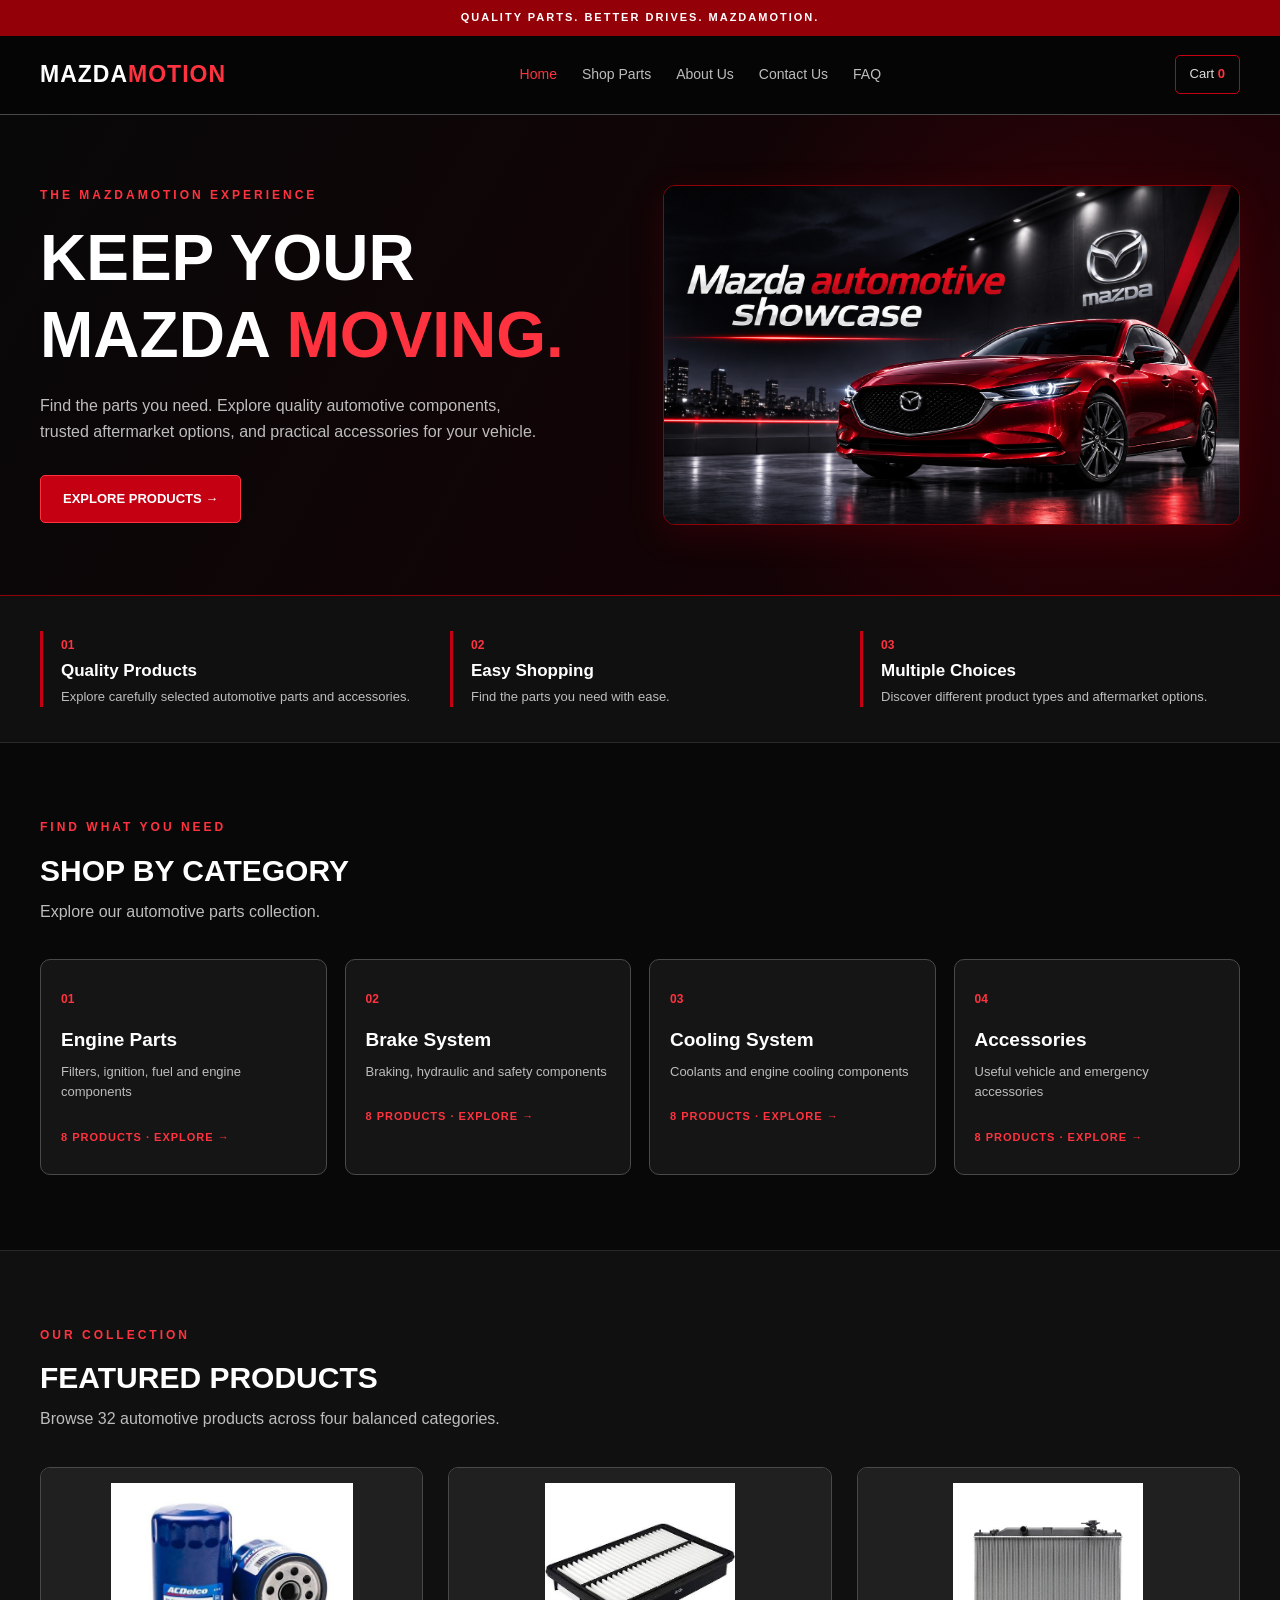
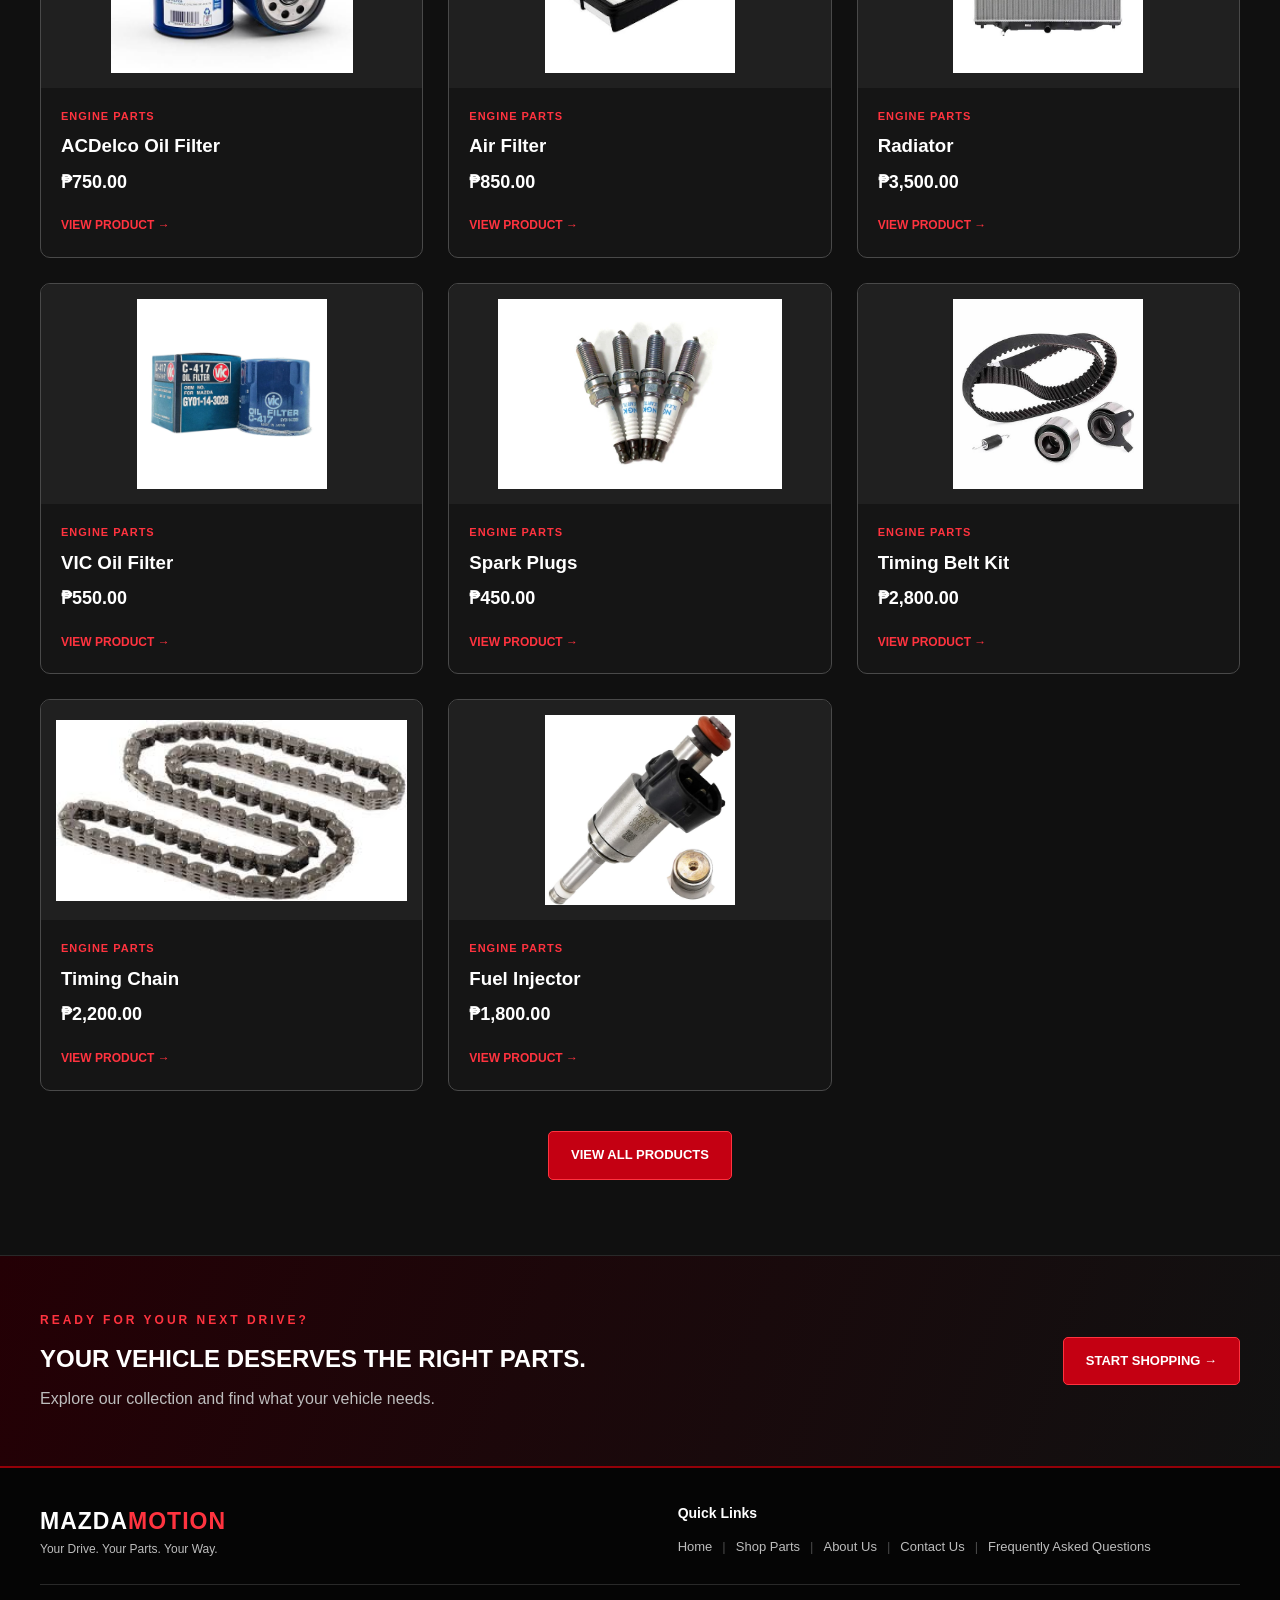
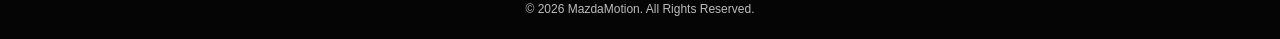
<file: index.html>
<!DOCTYPE html>
<html lang="en">
<head>
    <meta charset="UTF-8">
    <meta name="viewport" content="width=device-width, initial-scale=1.0">

    <meta name="description"
        content="Discover quality automotive replacement parts and accessories at MazdaMotion.">

    <title>MazdaMotion | Automotive Parts & Accessories</title>

    <link rel="stylesheet" href="Styles.css">
</head>

<body>

    <div class="announcement">
        QUALITY PARTS. BETTER DRIVES. MAZDAMOTION.
    </div>

    <header class="site-header">
        <div class="container header-content">
            <a href="index.html" class="logo">
                MAZDA<span>MOTION</span>
            </a>

            <nav class="main-nav" id="mainNav">
                <a href="index.html" class="active">Home</a>
                <a href="Products.html">Shop Parts</a>
                <a href="About.html">About Us</a>
                <a href="Contact Us.html">Contact Us</a>
                <a href="Faq.html">FAQ</a>
            </nav>

            <div class="header-actions">
                <a href="Cart.html" class="cart-link">
                    Cart <span id="cartCount">0</span>
                </a>

                <button
                    class="menu-toggle"
                    id="menuToggle"
                    aria-label="Toggle navigation"
                    aria-expanded="false">
                    ☰
                </button>
            </div>
        </div>
    </header>

    <main>

        <section class="hero">
            <div class="container hero-content">
                <div class="hero-copy">
                    <p class="eyebrow">
                        THE MAZDAMOTION EXPERIENCE
                    </p>

                    <h1>
                        KEEP YOUR MAZDA <span>MOVING.</span>
                    </h1>

                    <p>
                        Find the parts you need. Explore quality automotive
                        components, trusted aftermarket options, and practical
                        accessories for your vehicle.
                    </p>

                    <a href="Products.html" class="button">
                        EXPLORE PRODUCTS →
                    </a>
                </div>

                <div class="hero-visual">
                    <img
                        src="Images/Hero-Mazda.jpg"
                        alt="Mazda automotive showcase"
                        onerror="console.error('Hero image not found:', this.src)">
                </div>
            </div>
        </section>

        <section class="benefits">
            <div class="container benefits-grid">
                <div>
                    <span>01</span>
                    <h3>Quality Products</h3>
                    <p>
                        Explore carefully selected automotive parts
                        and accessories.
                    </p>
                </div>

                <div>
                    <span>02</span>
                    <h3>Easy Shopping</h3>
                    <p>
                        Find the parts you need with ease.
                    </p>
                </div>

                <div>
                    <span>03</span>
                    <h3>Multiple Choices</h3>
                    <p>
                        Discover different product types
                        and aftermarket options.
                    </p>
                </div>
            </div>
        </section>

        <section class="section">
            <div class="container">
                <div class="section-heading">
                    <p class="eyebrow">
                        FIND WHAT YOU NEED
                    </p>

                    <h2>SHOP BY CATEGORY</h2>

                    <p>
                        Explore our automotive parts collection.
                    </p>
                </div>

                <div class="category-grid">
                    <a href="Products.html" class="category-card">
                        <span>01</span>
                        <h3>Engine Parts</h3>
                        <p>
                            Filters, ignition, fuel and engine components
                        </p>
                        <b>8 PRODUCTS · EXPLORE →</b>
                    </a>

                    <a href="Products.html" class="category-card">
                        <span>02</span>
                        <h3>Brake System</h3>
                        <p>
                            Braking, hydraulic and safety components
                        </p>
                        <b>8 PRODUCTS · EXPLORE →</b>
                    </a>

                    <a href="Products.html" class="category-card">
                        <span>03</span>
                        <h3>Cooling System</h3>
                        <p>
                            Coolants and engine cooling components
                        </p>
                        <b>8 PRODUCTS · EXPLORE →</b>
                    </a>

                    <a href="Products.html" class="category-card">
                        <span>04</span>
                        <h3>Accessories</h3>
                        <p>
                            Useful vehicle and emergency accessories
                        </p>
                        <b>8 PRODUCTS · EXPLORE →</b>
                    </a>
                </div>
            </div>
        </section>

        <section class="section featured-section">
            <div class="container">
                <div class="section-heading">
                    <p class="eyebrow">
                        OUR COLLECTION
                    </p>

                    <h2>FEATURED PRODUCTS</h2>

                    <p>
                        Browse 32 automotive products across
                        four balanced categories.
                    </p>
                </div>

                <div
                    class="product-grid"
                    id="featuredProducts">
                </div>

                <div class="center-button">
                    <a href="Products.html" class="button">
                        VIEW ALL PRODUCTS
                    </a>
                </div>
            </div>
        </section>

        <section class="cta-section">
            <div class="container cta-content">
                <div>
                    <p class="eyebrow">
                        READY FOR YOUR NEXT DRIVE?
                    </p>

                    <h2>
                        YOUR VEHICLE DESERVES THE RIGHT PARTS.
                    </h2>

                    <p>
                        Explore our collection and find what
                        your vehicle needs.
                    </p>
                </div>

                <a href="Products.html" class="button">
                    START SHOPPING →
                </a>
            </div>
        </section>

    </main>

    <footer class="site-footer">
        <div class="container footer-content">
            <div>
                <a href="index.html" class="logo">
                    MAZDA<span>MOTION</span>
                </a>

                <p>
                    Your Drive. Your Parts. Your Way.
                </p>
            </div>

            <div class="footer-links">
                <h3>Quick Links</h3>
                <a href="index.html">Home</a>
                <a href="Products.html">Shop Parts</a>
                <a href="About.html">About Us</a>
                <a href="Contact Us.html">Contact Us</a>
                <a href="Faq.html">Frequently Asked Questions</a>
            </div>
        </div>

        <div class="container footer-bottom">
            <p>
                © 2026 MazdaMotion. All Rights Reserved.
            </p>
        </div>
    </footer>

    <script>
        const products = [

            {
                name: "ACDelco Oil Filter",
                category: "ENGINE PARTS",
                image: "ACDelco Oil Filter.jpg",
                price: "₱750.00",
                alt: "ACDelco oil filter"
            },

            {
                name: "Air Filter",
                category: "ENGINE PARTS",
                image: "Air Filter.jpg",
                price: "₱850.00",
                alt: "Automotive air filter"
            },

            {
                name: "Radiator",
                category: "ENGINE PARTS",
                image: "Radiator.jpg",
                price: "₱3,500.00",
                alt: "Automotive radiator"
            },

            {
                name: "VIC Oil Filter",
                category: "ENGINE PARTS",
                image: "Vic Oil Filter.jpg",
                price: "₱550.00",
                alt: "VIC automotive oil filter"
            },

            {
                name: "Spark Plugs",
                category: "ENGINE PARTS",
                image: "Spark Plugs.jpg",
                price: "₱450.00",
                alt: "Automotive spark plugs"
            },

            {
                name: "Timing Belt Kit",
                category: "ENGINE PARTS",
                image: "Timing Belt Kit.jpg",
                price: "₱2,800.00",
                alt: "Automotive timing belt kit"
            },

            {
                name: "Timing Chain",
                category: "ENGINE PARTS",
                image: "Timing Chain.jpg",
                price: "₱2,200.00",
                alt: "Automotive timing chain"
            },

            {
                name: "Fuel Injector",
                category: "ENGINE PARTS",
                image: "Fuel Injector.jpg",
                price: "₱1,800.00",
                alt: "Automotive fuel injector"
            },

            {
                name: "Brake Pads",
                category: "BRAKE SYSTEM",
                image: "Brake Pads.jpg",
                price: "₱1,500.00",
                alt: "Automotive brake pads"
            },

            {
                name: "Brake Caliper",
                category: "BRAKE SYSTEM",
                image: "Brake Caliper.jpg",
                price: "₱2,500.00",
                alt: "Automotive brake caliper"
            },

            {
                name: "Brake Fluid",
                category: "BRAKE SYSTEM",
                image: "Brake Fluid.jpg",
                price: "₱350.00",
                alt: "Automotive brake fluid"
            },

            {
                name: "Multipurpose Brake Fluid",
                category: "BRAKE SYSTEM",
                image: "Multipurpose Brake Fluid.jpg",
                price: "₱400.00",
                alt: "Multipurpose brake fluid"
            },

            {
                name: "Brake Disc Rotor",
                category: "BRAKE SYSTEM",
                image: "Brake Disc Rotor.jpg",
                price: "₱2,000.00",
                alt: "Automotive brake disc rotor"
            },

            {
                name: "OEM Pedal Set",
                category: "BRAKE SYSTEM",
                image: "OEM Pedal Set.jpg",
                price: "₱950.00",
                alt: "OEM pedal set"
            },

            {
                name: "OEM Brake Hose Set",
                category: "BRAKE SYSTEM",
                image: "OEM Brake Hose Set.jpg",
                price: "₱1,200.00",
                alt: "OEM brake hose set"
            },

            {
                name: "Brake Fluid Reservoir",
                category: "BRAKE SYSTEM",
                image: "Brake Fluid Reservoir.jpg",
                price: "₱650.00",
                alt: "Brake fluid reservoir"
            },

            {
                name: "Engine Coolant - Variant 1",
                category: "COOLING SYSTEM",
                image: "Coolant1.jpg",
                price: "₱450.00",
                alt: "Engine coolant variant one"
            },

            {
                name: "Engine Coolant - Variant 2",
                category: "COOLING SYSTEM",
                image: "Coolant2.jpg",
                price: "₱480.00",
                alt: "Engine coolant variant two"
            },

            {
                name: "Engine Coolant - Variant 3",
                category: "COOLING SYSTEM",
                image: "Coolant3.jpg",
                price: "₱500.00",
                alt: "Engine coolant variant three"
            },

            {
                name: "OEM Radiator Cap",
                category: "COOLING SYSTEM",
                image: "OEM Radiator Cap.jpg",
                price: "₱350.00",
                alt: "OEM radiator cap"
            },

            {
                name: "Water Pump",
                category: "COOLING SYSTEM",
                image: "Water Pump.jpg",
                price: "₱1,800.00",
                alt: "Automotive water pump"
            },

            {
                name: "Cooling Fan",
                category: "COOLING SYSTEM",
                image: "Cooling Fan.jpg",
                price: "₱2,200.00",
                alt: "Automotive cooling fan"
            },

            {
                name: "Coolant Reservoir",
                category: "COOLING SYSTEM",
                image: "Coolant Reservoir.jpg",
                price: "₱850.00",
                alt: "Automotive coolant reservoir"
            },

            {
                name: "Thermostat Engine",
                category: "COOLING SYSTEM",
                image: "Thermostat Engine.jpg",
                price: "₱650.00",
                alt: "Automotive engine thermostat"
            },

            {
                name: "Windshield Wiper Blades",
                category: "ACCESSORIES",
                image: "Windshield Wiper Blades.jpg",
                price: "₱550.00",
                alt: "Windshield wiper blades"
            },

            {
                name: "LED Headlight Bulbs",
                category: "ACCESSORIES",
                image: "LED Headlight Bulbs.jpg",
                price: "₱1,200.00",
                alt: "LED automotive headlight bulbs"
            },

            {
                name: "Dashcam Set",
                category: "ACCESSORIES",
                image: "Dashcam Set.jpg",
                price: "₱2,500.00",
                alt: "Automotive dashcam set"
            },

            {
                name: "Early Warning Device",
                category: "ACCESSORIES",
                image: "Early Warning Device.jpg",
                price: "₱250.00",
                alt: "Automotive early warning device"
            },

            {
                name: "Tire Inflator",
                category: "ACCESSORIES",
                image: "Tire Inflator.jpg",
                price: "₱1,000.00",
                alt: "Portable tire inflator"
            },

            {
                name: "Pressure Washer",
                category: "ACCESSORIES",
                image: "Pressure Washer.jpg",
                price: "₱2,800.00",
                alt: "Portable pressure washer"
            },

            {
                name: "Flashlight Set",
                category: "ACCESSORIES",
                image: "Flashlight Set.jpg",
                price: "₱450.00",
                alt: "Emergency flashlight set"
            },

            {
                name: "Emergency Kit",
                category: "ACCESSORIES",
                image: "Emergency Kit.jpg",
                price: "₱850.00",
                alt: "Automotive emergency kit"
            }

        ];

        const featuredProducts =
            document.getElementById("featuredProducts");

        if (featuredProducts) {

            const featuredItems = products.slice(0, 8);

            featuredItems.forEach((product, index) => {

                const productCard =
                    document.createElement("article");

                productCard.className = "product-card";

                const imagePath =
                    "Images/" + encodeURIComponent(product.image);

                const productLink =
                    "Product-details.html?id=" + index;

                productCard.innerHTML = `

                    <div class="product-image">

                        <img
                            src="${imagePath}"
                            alt="${product.alt}"
                            loading="lazy"
                        >

                    </div>

                    <div class="product-info">

                        <p class="product-category">
                            ${product.category}
                        </p>

                        <h3>
                            ${product.name}
                        </h3>

                        <p class="price">
                            ${product.price}
                        </p>

                        <a
                            href="${productLink}"
                            class="product-link">

                            VIEW PRODUCT →

                        </a>

                    </div>

                `;

                const productImage =
                    productCard.querySelector("img");

                productImage.addEventListener("error", function () {

                    console.error(
                        "Product image not found:",
                        this.src
                    );

                    this.alt =
                        product.alt + " - Image unavailable";

                });

                featuredProducts.appendChild(productCard);

            });

        }

        console.log(
            "MazdaMotion Products Loaded:",
            products.length
        );

        console.log(
            "Expected Products: 32"
        );

        console.log(
            "Featured Products Displayed:",
            Math.min(products.length, 8)
        );

    </script>

    <script src="Script.js"></script>

</body>
</html>
</file>
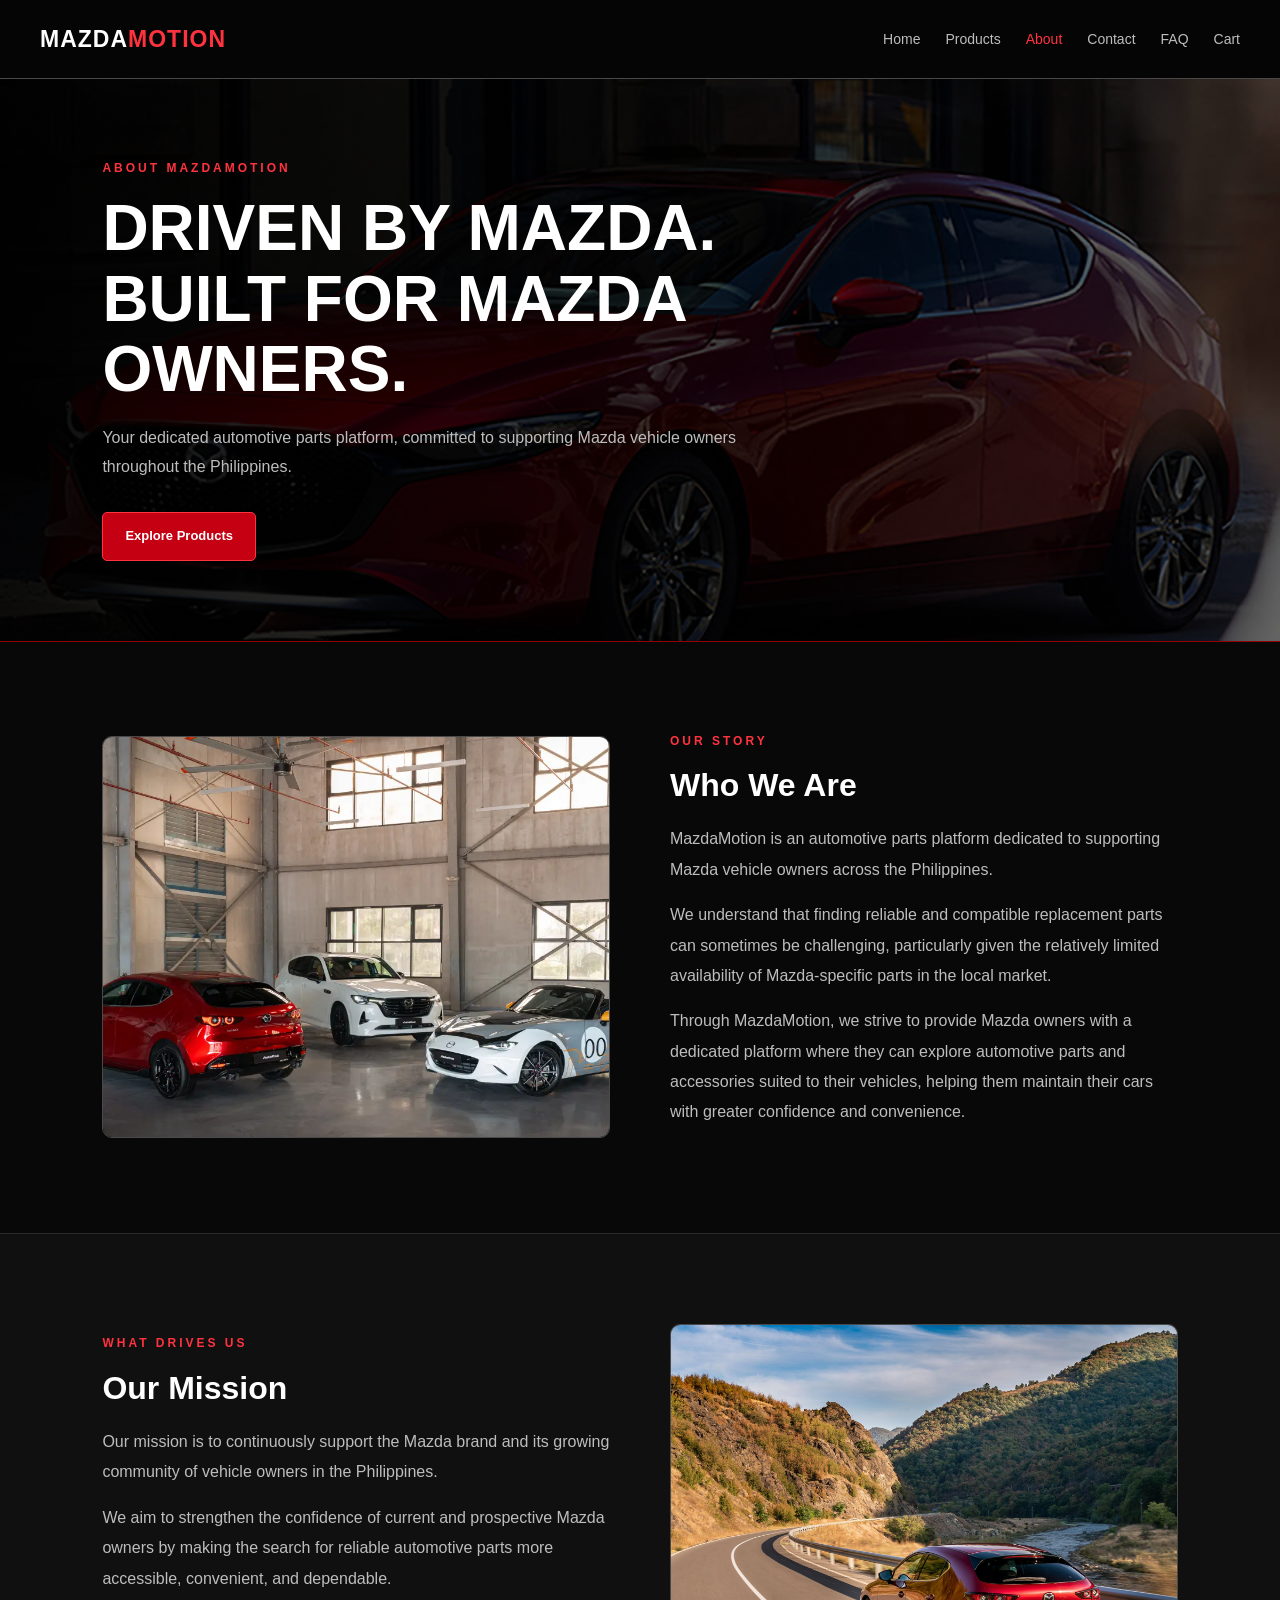
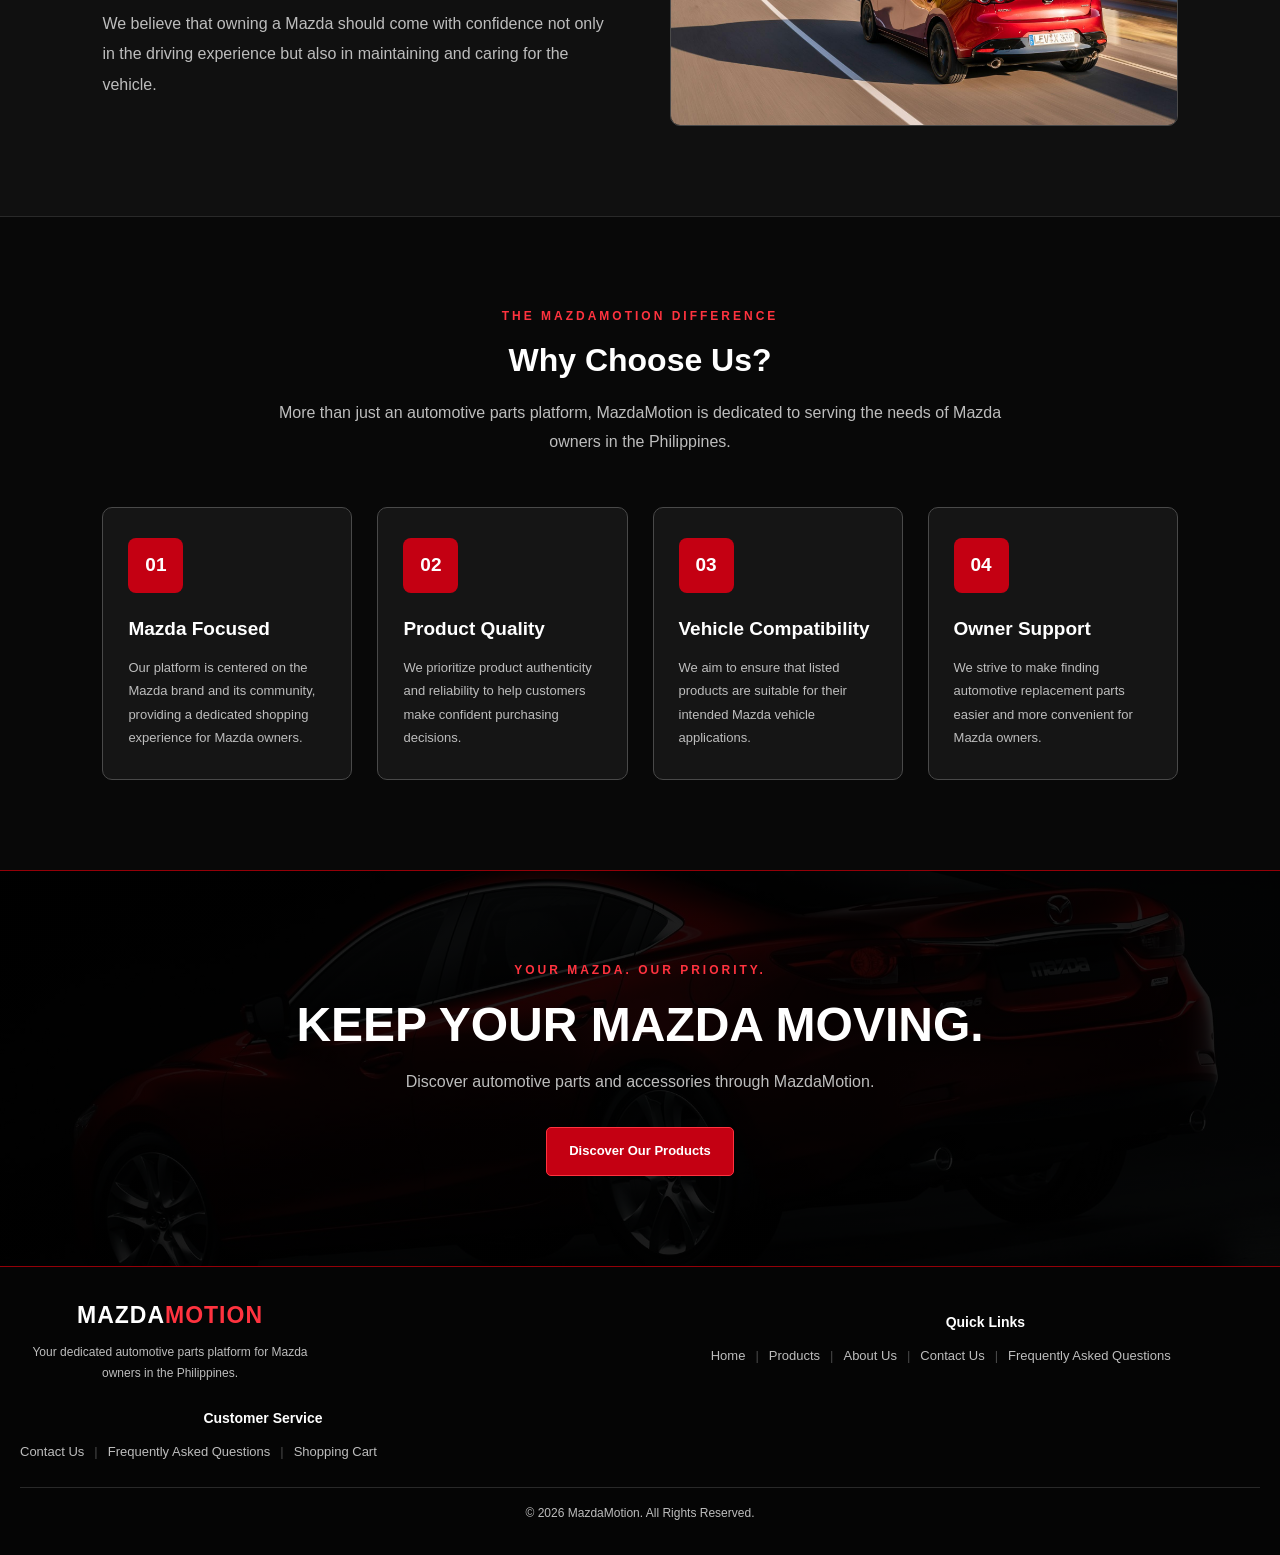
<file: About.html>
<!DOCTYPE html>
<html lang="en">
<head>
    <meta charset="UTF-8">
    <meta name="viewport" content="width=device-width, initial-scale=1.0">

    <meta name="description"
        content="Learn about MazdaMotion, a dedicated automotive parts platform supporting Mazda vehicle owners in the Philippines.">

    <title>About Us | MazdaMotion</title>

    <link rel="stylesheet" href="Styles.css">
</head>

<body>

    <header class="header">
        <nav class="navbar">
            <a href="index.html" class="logo">MAZDA<span>MOTION</span></a>

            <ul class="nav-links">
                <li><a href="index.html">Home</a></li>
                <li><a href="Products.html">Products</a></li>
                <li><a href="About.html" class="active">About</a></li>
                <li><a href="Contact Us.html">Contact</a></li>
                <li><a href="Faq.html">FAQ</a></li>
                <li><a href="Cart.html">Cart</a></li>
            </ul>
        </nav>
    </header>

    <section class="about-hero">

        <div class="about-hero-content">

            <p class="section-subtitle">ABOUT MAZDAMOTION</p>

            <h1>
                DRIVEN BY MAZDA.<br>
                BUILT FOR MAZDA OWNERS.
            </h1>

            <p>
                Your dedicated automotive parts platform,
                committed to supporting Mazda vehicle owners
                throughout the Philippines.
            </p>

            <a href="Products.html" class="btn">
                Explore Products
            </a>

        </div>

    </section>

    <section class="about-section">

        <div class="about-container">

            <div class="about-image">
                <img src="Images/About-Mazda.jpg"
                    alt="Mazda vehicle showcasing automotive design">
            </div>

            <div class="about-content">

                <p class="section-subtitle">OUR STORY</p>

                <h2>Who We Are</h2>

                <p>
                    MazdaMotion is an automotive parts platform
                    dedicated to supporting Mazda vehicle owners
                    across the Philippines.
                </p>

                <p>
                    We understand that finding reliable and compatible
                    replacement parts can sometimes be challenging,
                    particularly given the relatively limited
                    availability of Mazda-specific parts in the
                    local market.
                </p>

                <p>
                    Through MazdaMotion, we strive to provide Mazda
                    owners with a dedicated platform where they can
                    explore automotive parts and accessories suited
                    to their vehicles, helping them maintain their
                    cars with greater confidence and convenience.
                </p>

            </div>

        </div>

    </section>

    <section class="mission-section">

        <div class="mission-container">

            <div class="mission-content">

                <p class="section-subtitle">WHAT DRIVES US</p>

                <h2>Our Mission</h2>

                <p>
                    Our mission is to continuously support the Mazda
                    brand and its growing community of vehicle owners
                    in the Philippines.
                </p>

                <p>
                    We aim to strengthen the confidence of current
                    and prospective Mazda owners by making the search
                    for reliable automotive parts more accessible,
                    convenient, and dependable.
                </p>

                <p>
                    We believe that owning a Mazda should come with
                    confidence not only in the driving experience
                    but also in maintaining and caring for the vehicle.
                </p>

            </div>

            <div class="mission-image">
                <img src="Images/Mazda-Mission.jpg"
                    alt="Mazda vehicle on the road">
            </div>

        </div>

    </section>

    <section class="why-choose-section">

        <div class="why-choose-header">

            <p class="section-subtitle">THE MAZDAMOTION DIFFERENCE</p>

            <h2>Why Choose Us?</h2>

            <p>
                More than just an automotive parts platform,
                MazdaMotion is dedicated to serving the needs
                of Mazda owners in the Philippines.
            </p>

        </div>


        <div class="features-container">

            <div class="feature-card">

                <div class="feature-icon">
                    <span>01</span>
                </div>

                <h3>Mazda Focused</h3>

                <p>
                    Our platform is centered on the Mazda brand
                    and its community, providing a dedicated
                    shopping experience for Mazda owners.
                </p>

            </div>


            <div class="feature-card">

                <div class="feature-icon">
                    <span>02</span>
                </div>

                <h3>Product Quality</h3>

                <p>
                    We prioritize product authenticity and
                    reliability to help customers make
                    confident purchasing decisions.
                </p>

            </div>


            <div class="feature-card">

                <div class="feature-icon">
                    <span>03</span>
                </div>

                <h3>Vehicle Compatibility</h3>

                <p>
                    We aim to ensure that listed products are
                    suitable for their intended Mazda vehicle
                    applications.
                </p>

            </div>


            <div class="feature-card">

                <div class="feature-icon">
                    <span>04</span>
                </div>

                <h3>Owner Support</h3>

                <p>
                    We strive to make finding automotive
                    replacement parts easier and more
                    convenient for Mazda owners.
                </p>

            </div>

        </div>

    </section>

    <section class="about-cta">

        <div class="about-cta-content">

            <p class="section-subtitle">YOUR MAZDA. OUR PRIORITY.</p>

            <h2>KEEP YOUR MAZDA MOVING.</h2>

            <p>
                Discover automotive parts and accessories
                through MazdaMotion.
            </p>

            <a href="Products.html" class="btn">
                Discover Our Products
            </a>

        </div>

    </section>

    <footer class="footer">

        <div class="footer-content">

            <div class="footer-brand">
                <a href="index.html" class="logo">
                    MAZDA<span>MOTION</span>
                </a>

                <p>
                    Your dedicated automotive parts platform
                    for Mazda owners in the Philippines.
                </p>
            </div>


            <div class="footer-links">

                <h3>Quick Links</h3>

                <a href="index.html">Home</a>
                <a href="Products.html">Products</a>
                <a href="About.html">About Us</a>
                <a href="Contact Us.html">Contact Us</a>
                <a href="Faq.html">Frequently Asked Questions</a>

            </div>


            <div class="footer-links">

                <h3>Customer Service</h3>

                <a href="Contact Us.html">Contact Us</a>
                <a href="Faq.html">Frequently Asked Questions</a>
                <a href="Cart.html">Shopping Cart</a>

            </div>

        </div>

        <div class="footer-bottom">

            <p>
                &copy; 2026 MazdaMotion.
                All Rights Reserved.
            </p>

        </div>

    </footer>

    <script src="Script.js"></script>

</body>

</html>
</file>
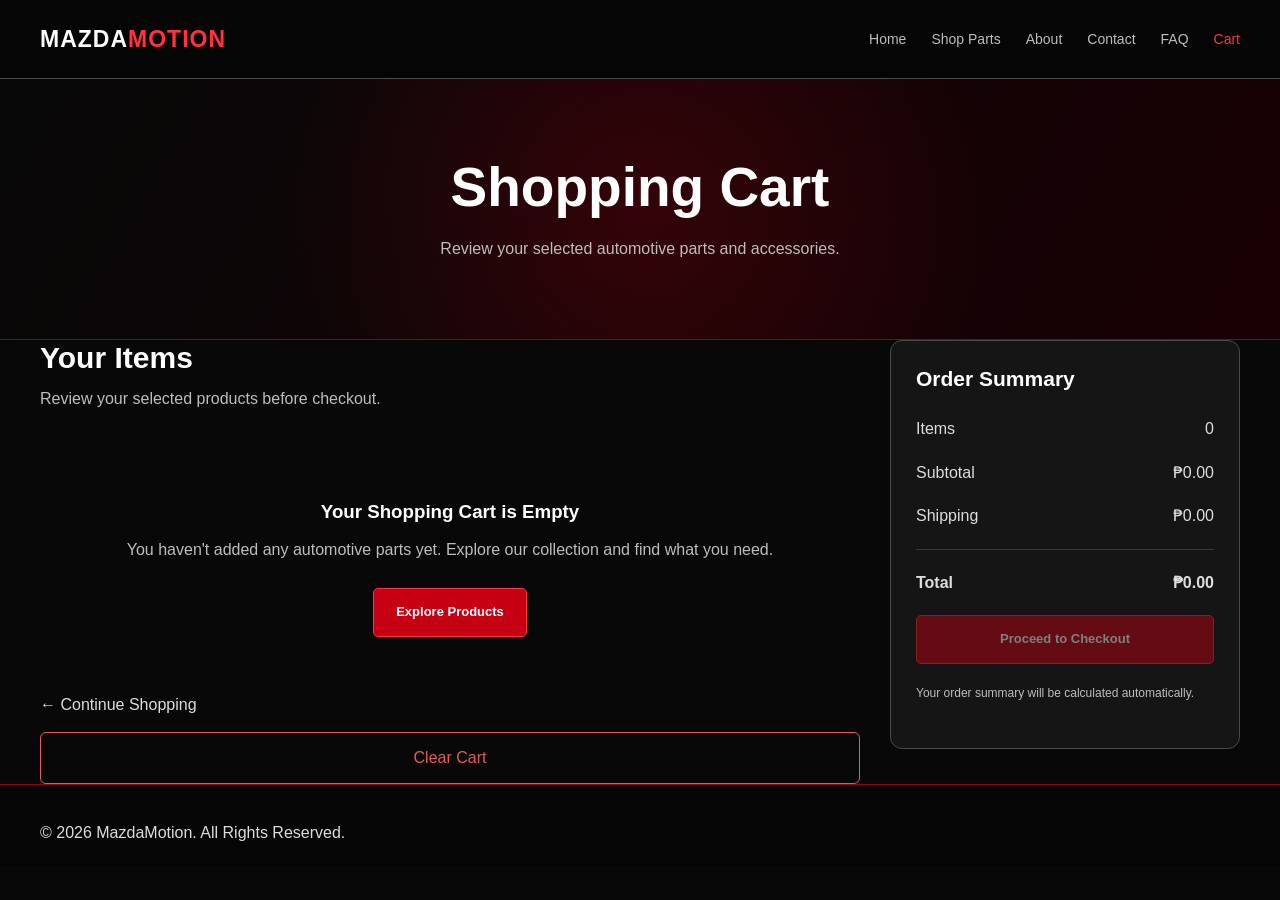
<file: Cart.html>
<!DOCTYPE html>
<html lang="en">
<head>
    <meta charset="UTF-8">
    <meta name="viewport" content="width=device-width, initial-scale=1.0">

    <meta name="description"
        content="Review your selected automotive parts and accessories at MazdaMotion.">

    <title>Shopping Cart | MazdaMotion</title>

    <link rel="stylesheet" href="Styles.css">
</head>

<body>

    <header class="site-header">
        <div class="container header-content">

            <a href="index.html" class="logo">
                MAZDA<span>MOTION</span>
            </a>

            <nav class="main-nav" id="mainNav">
                <a href="index.html">Home</a>
                <a href="Products.html">Shop Parts</a>
                <a href="About.html">About</a>
                <a href="Contact.html">Contact</a>
                <a href="Faq.html">FAQ</a>
                <a href="Cart.html" class="active">Cart</a>
            </nav>

            <button class="menu-toggle" id="menuToggle"
                aria-label="Toggle navigation"
                aria-expanded="false">
                ☰
            </button>

        </div>
    </header>

    <section class="page-hero">
        <div class="container">

            <h1>Shopping Cart</h1>

            <p>
                Review your selected automotive parts and accessories.
            </p>

        </div>
    </section>

    <section class="cart-section">

        <div class="container">

            <div class="cart-layout">

                <div class="cart-items-container">

                    <div class="section-heading">

                        <h2>Your Items</h2>

                        <p>
                            Review your selected products before checkout.
                        </p>

                    </div>

                    <div id="cart-items">

                    </div>

                    <div class="cart-actions">

                        <a href="Products.html" class="continue-shopping">
                            ← Continue Shopping
                        </a>

                        <button type="button"
                            class="clear-cart-button"
                            onclick="clearCart()">
                            Clear Cart
                        </button>

                    </div>

                </div>

                <aside class="cart-summary">

                    <h2>Order Summary</h2>

                    <div class="summary-row">

                        <span>Items</span>

                        <span id="summaryItems">0</span>

                    </div>

                    <div class="summary-row">

                        <span>Subtotal</span>

                        <span>
                            ₱<span id="cart-subtotal">0.00</span>
                        </span>

                    </div>

                    <div class="summary-row">

                        <span>Shipping</span>

                        <span>
                            ₱<span id="cartShipping">0.00</span>
                        </span>

                    </div>

                    <div class="summary-divider"></div>

                    <div class="summary-row total-row">

                        <strong>Total</strong>

                        <strong>
                            ₱<span id="cart-total">0.00</span>
                        </strong>

                    </div>

                    <button 
                    type="button"
                    class="button checkout-button"
                    id="checkoutButton">
                    Proceed to Checkout
                    </button>

                    <p class="cart-note">

                        Your order summary will be calculated automatically.

                    </p>

                </aside>

            </div>

        </div>

    </section>

    <footer class="site-footer">

        <div class="container">

            <p>
                &copy; 2026 MazdaMotion. All Rights Reserved.
            </p>

        </div>

    </footer>

    <script src="Script.js"></script>

</body>

</html>
</file>
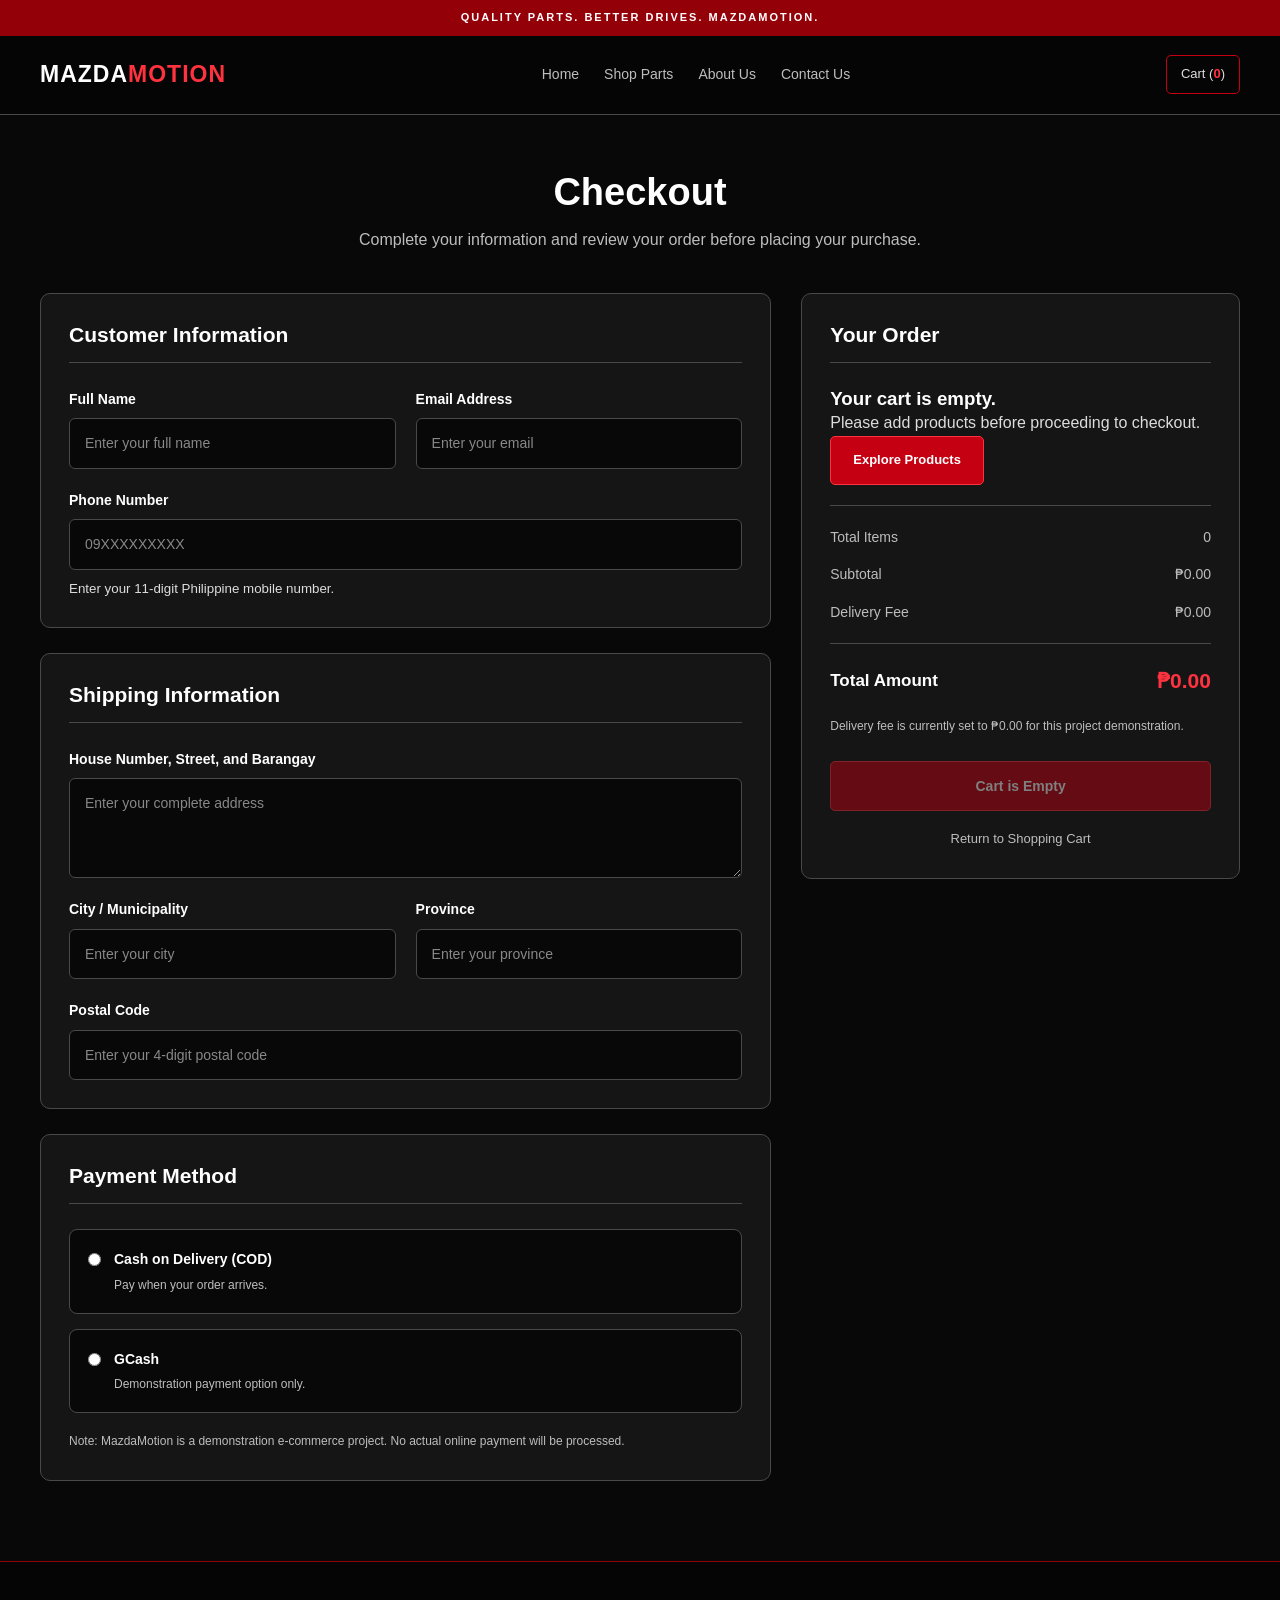
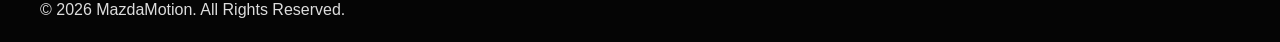
<file: Checkout.html>
<!DOCTYPE html>
<html lang="en">
<head>
    <meta charset="UTF-8">
    <meta name="viewport" content="width=device-width, initial-scale=1.0">

    <meta name="description"
        content="Complete your automotive parts purchase securely with MazdaMotion.">

    <title>Checkout | MazdaMotion</title>

    <link rel="stylesheet" href="Styles.css">
</head>

<body>

    <div class="announcement">
        QUALITY PARTS. BETTER DRIVES. MAZDAMOTION.
    </div>

    <header class="site-header">

        <div class="container header-content">

            <a href="index.html" class="logo">
                MAZDA<span>MOTION</span>
            </a>

            <nav class="main-nav" id="mainNav">

                <a href="index.html">Home</a>
                <a href="Products.html">Shop Parts</a>
                <a href="About.html">About Us</a>
                <a href="Contact Us.html">Contact Us</a>

            </nav>

            <div class="header-actions">

                <a href="Cart.html" class="cart-link">
                    Cart (<span id="cartCount">0</span>)
                </a>

                <button
                    class="menu-toggle"
                    id="menuToggle"
                    type="button"
                    aria-label="Toggle navigation"
                    aria-expanded="false">

                    ☰

                </button>

            </div>

        </div>

    </header>

    <main class="container checkout-page">

        <div class="checkout-heading">

            <h1>Checkout</h1>

            <p>
                Complete your information and review your order
                before placing your purchase.
            </p>

        </div>

        <form id="checkoutForm" class="checkout-layout" novalidate>

            <div class="checkout-details">

                <section class="checkout-section">

                    <h2>Customer Information</h2>

                    <div class="checkout-form-grid">


                        <div class="checkout-field">

                            <label for="customerName">
                                Full Name
                            </label>

                            <input
                                type="text"
                                id="customerName"
                                name="customerName"
                                placeholder="Enter your full name"
                                autocomplete="name"
                                required>

                        </div>


                        <div class="checkout-field">

                            <label for="customerEmail">
                                Email Address
                            </label>

                            <input
                                type="email"
                                id="customerEmail"
                                name="customerEmail"
                                placeholder="Enter your email"
                                autocomplete="email"
                                required>

                        </div>


                        <div class="checkout-field full-width">

                            <label for="customerPhone">
                                Phone Number
                            </label>

                            <input
                                type="tel"
                                id="customerPhone"
                                name="customerPhone"
                                placeholder="09XXXXXXXXX"
                                pattern="09[0-9]{9}"
                                maxlength="11"
                                minlength="11"
                                autocomplete="tel"
                                required>

                            <small>
                                Enter your 11-digit Philippine mobile number.
                            </small>

                        </div>


                    </div>

                </section>

                <section class="checkout-section">

                    <h2>Shipping Information</h2>

                    <div class="checkout-form-grid">


                        <div class="checkout-field full-width">

                            <label for="shippingAddress">
                                House Number, Street, and Barangay
                            </label>

                            <textarea
                                id="shippingAddress"
                                name="shippingAddress"
                                rows="3"
                                placeholder="Enter your complete address"
                                autocomplete="street-address"
                                required></textarea>

                        </div>


                        <div class="checkout-field">

                            <label for="shippingCity">
                                City / Municipality
                            </label>

                            <input
                                type="text"
                                id="shippingCity"
                                name="shippingCity"
                                placeholder="Enter your city"
                                autocomplete="address-level2"
                                required>

                        </div>


                        <div class="checkout-field">

                            <label for="shippingProvince">
                                Province
                            </label>

                            <input
                                type="text"
                                id="shippingProvince"
                                name="shippingProvince"
                                placeholder="Enter your province"
                                autocomplete="address-level1"
                                required>

                        </div>


                        <div class="checkout-field full-width">

                            <label for="postalCode">
                                Postal Code
                            </label>

                            <input
                                type="text"
                                id="postalCode"
                                name="postalCode"
                                placeholder="Enter your 4-digit postal code"
                                pattern="[0-9]{4}"
                                minlength="4"
                                maxlength="4"
                                inputmode="numeric"
                                autocomplete="postal-code"
                                required>

                        </div>


                    </div>

                </section>

                <section class="checkout-section">

                    <h2>Payment Method</h2>

                    <div class="payment-options">


                        <label class="payment-option">

                            <input
                                type="radio"
                                name="paymentMethod"
                                value="Cash on Delivery"
                                required>

                            <span>

                                <strong>
                                    Cash on Delivery (COD)
                                </strong>

                                <small>
                                    Pay when your order arrives.
                                </small>

                            </span>

                        </label>


                        <label class="payment-option">

                            <input
                                type="radio"
                                name="paymentMethod"
                                value="GCash">

                            <span>

                                <strong>
                                    GCash
                                </strong>

                                <small>
                                    Demonstration payment option only.
                                </small>

                            </span>

                        </label>


                    </div>


                    <p class="checkout-note">

                        Note: MazdaMotion is a demonstration
                        e-commerce project. No actual online
                        payment will be processed.

                    </p>

                </section>


            </div>

            <aside class="checkout-summary">


                <h2>Your Order</h2>

                <div id="checkoutItems">

                    <p>Loading your order...</p>

                </div>


                <div class="checkout-summary-divider"></div>

                <div class="checkout-summary-row">

                    <span>Total Items</span>

                    <span id="checkoutItemCount">0</span>

                </div>

                <div class="checkout-summary-row">

                    <span>Subtotal</span>

                    <span>
                        ₱<span id="checkoutSubtotal">0.00</span>
                    </span>

                </div>

                <div class="checkout-summary-row">

                    <span>Delivery Fee</span>

                    <span>
                        ₱<span id="checkoutDelivery">0.00</span>
                    </span>

                </div>


                <div class="checkout-summary-divider"></div>

                <div class="checkout-summary-row checkout-grand-total">

                    <strong>Total Amount</strong>

                    <strong>
                        ₱<span id="checkoutTotal">0.00</span>
                    </strong>

                </div>


                <p class="checkout-note">

                    Delivery fee is currently set to ₱0.00
                    for this project demonstration.

                </p>

                <button
                    type="submit"
                    class="button checkout-place-order"
                    id="placeOrderButton"
                    form="checkoutForm">

                    Place Order

                </button>


                <a
                    href="Cart.html"
                    class="checkout-back-link">

                    Return to Shopping Cart

                </a>


            </aside>


        </form>

    </main>

    <footer class="site-footer">

        <div class="container">

            <p>
                © 2026 MazdaMotion. All Rights Reserved.
            </p>

        </div>

    </footer>

    <script src="Script.js" defer></script>

</body>

</html>
</file>
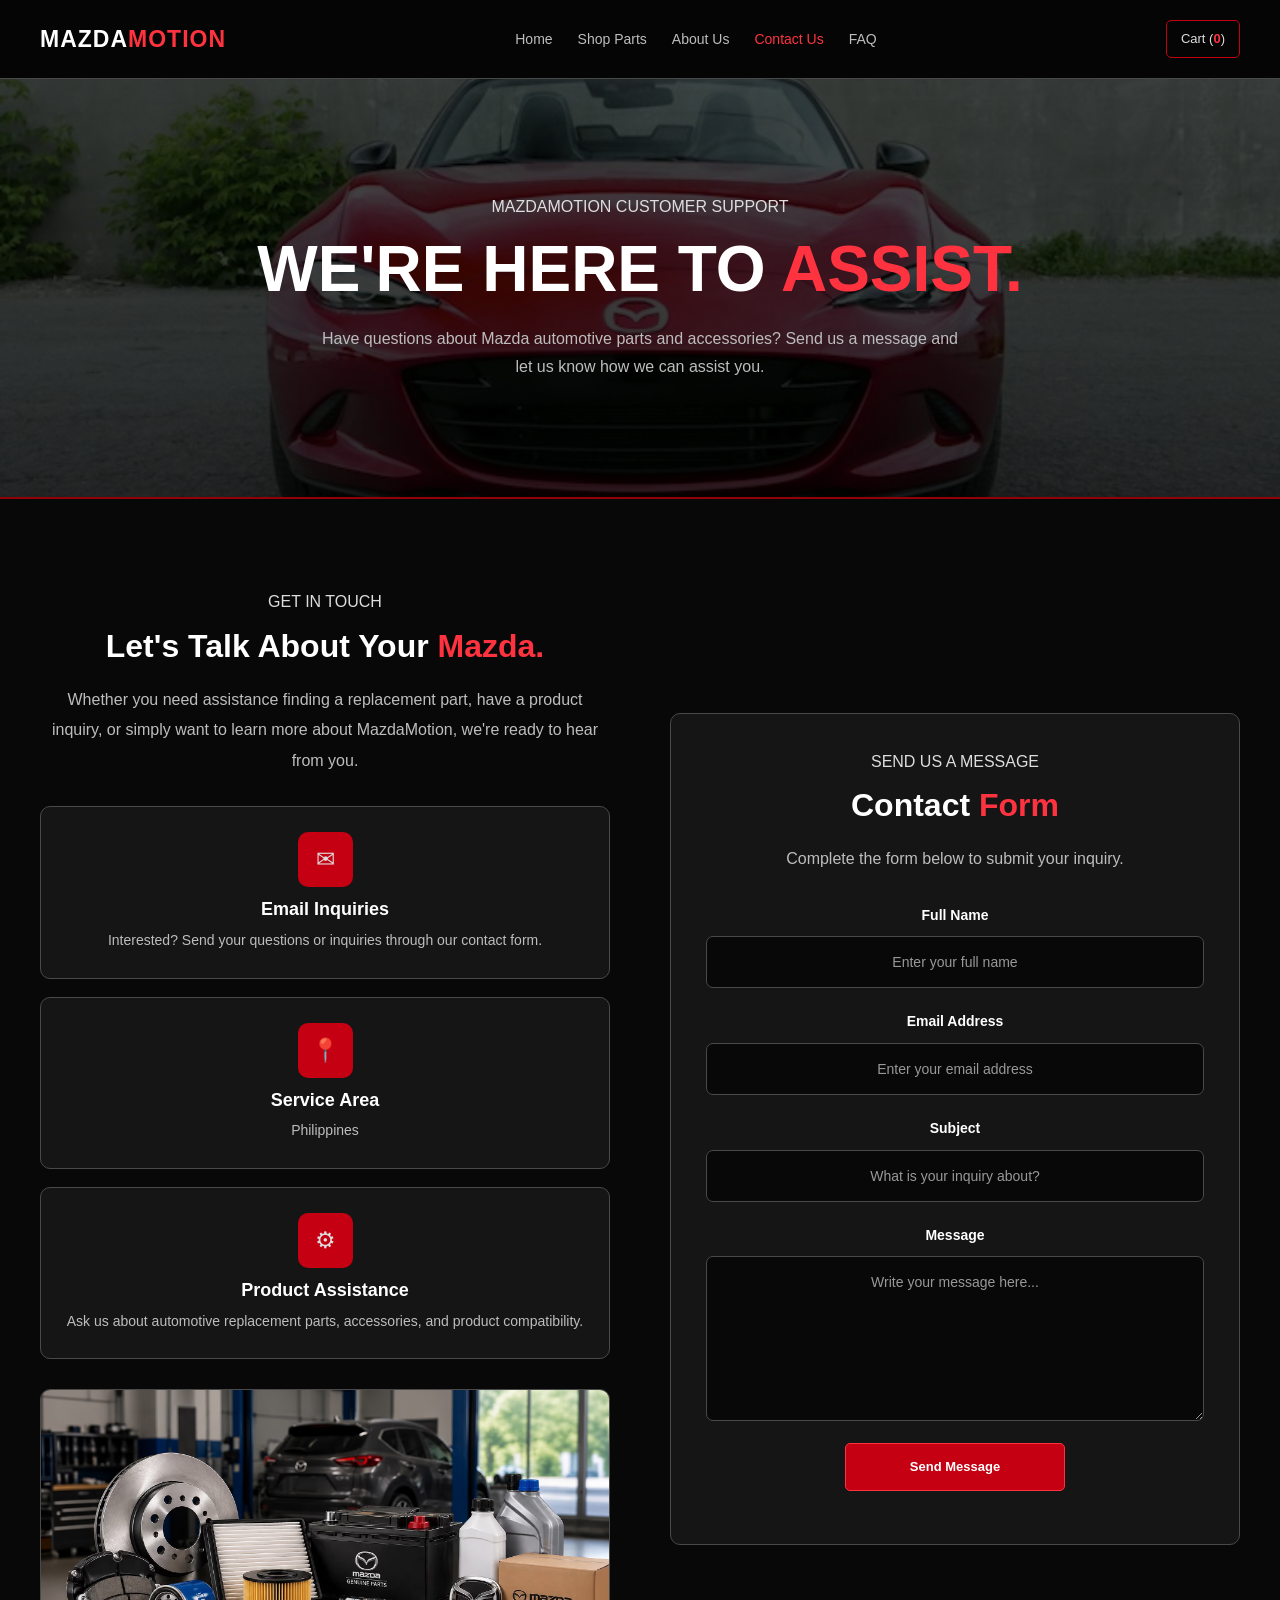
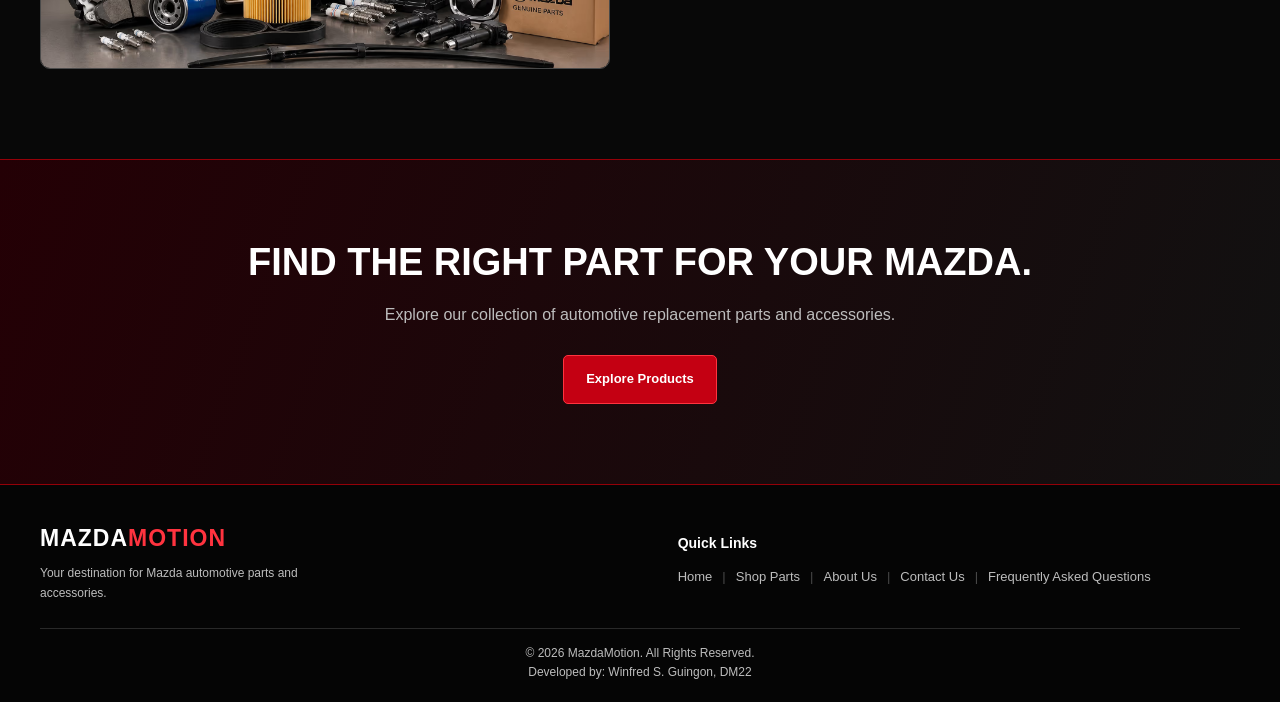
<file: Contact Us.html>
<!DOCTYPE html>
<html lang="en">
<head>
    <meta charset="UTF-8">
    <meta name="viewport" content="width=device-width, initial-scale=1.0">

    <meta name="description"
        content="Contact MazdaMotion for assistance with Mazda automotive parts and accessories.">

    <title>Contact Us | MazdaMotion</title>

    <link rel="stylesheet" href="Styles.css">
</head>

<body>

    <header class="site-header">

        <div class="container header-content">

            <a href="index.html" class="logo">
                MAZDA<span>MOTION</span>
            </a>

            <nav class="main-nav" id="mainNav">

                <a href="index.html">Home</a>
                <a href="Products.html">Shop Parts</a>
                <a href="About.html">About Us</a>
                <a href="Contact Us.html" class="active">Contact Us</a>
                <a href="Faq.html">FAQ</a>

            </nav>

            <div class="header-actions">

                <a href="Cart.html" class="cart-link">
                    Cart (<span id="cartCount">0</span>)
                </a>

                <button class="menu-toggle" type="button"
                    aria-label="Toggle navigation">
                    ☰
                </button>

            </div>

        </div>

    </header>

    <section class="contact-hero">

        <div class="container contact-hero-content">

            <p class="section-label">
                MAZDAMOTION CUSTOMER SUPPORT
            </p>

            <h1>
                WE'RE HERE TO <span>ASSIST.</span>
            </h1>

            <p>
                Have questions about Mazda automotive parts and accessories?
                Send us a message and let us know how we can assist you.
            </p>

        </div>

    </section>

    <section class="contact-section">

        <div class="container contact-container">

            <div class="contact-information">

                <p class="section-label">
                    GET IN TOUCH
                </p>

                <h2>
                    Let's Talk About Your <span>Mazda.</span>
                </h2>

                <p>
                    Whether you need assistance finding a replacement part,
                    have a product inquiry, or simply want to learn more
                    about MazdaMotion, we're ready to hear from you.
                </p>

                <div class="contact-info-card">

                    <div class="contact-icon">✉</div>

                    <div>

                        <h3>Email Inquiries</h3>

                        <p>
                            Interested? Send your questions or inquiries
                            through our contact form.
                        </p>

                    </div>

                </div>

                <div class="contact-info-card">

                    <div class="contact-icon">📍</div>

                    <div>

                        <h3>Service Area</h3>

                        <p>
                            Philippines
                        </p>

                    </div>

                </div>

                <div class="contact-info-card">

                    <div class="contact-icon">⚙</div>

                    <div>

                        <h3>Product Assistance</h3>

                        <p>
                            Ask us about automotive replacement parts,
                            accessories, and product compatibility.
                        </p>

                    </div>

                </div>

                <img
                    src="Images/Contact-Support.jpg"
                    alt="Automotive parts and workshop"
                    class="contact-support-image"
                >

            </div>

            <div class="contact-form-container">

                <p class="section-label">
                    SEND US A MESSAGE
                </p>

                <h2>
                    Contact <span>Form</span>
                </h2>

                <p>
                    Complete the form below to submit your inquiry.
                </p>


                <form id="contactForm">

                    <div class="form-group">

                        <label for="contactName">
                            Full Name
                        </label>

                        <input
                            type="text"
                            id="contactName"
                            name="name"
                            placeholder="Enter your full name"
                            required
                        >

                    </div>


                    <div class="form-group">

                        <label for="contactEmail">
                            Email Address
                        </label>

                        <input
                            type="email"
                            id="contactEmail"
                            name="email"
                            placeholder="Enter your email address"
                            required
                        >

                    </div>


                    <div class="form-group">

                        <label for="contactSubject">
                            Subject
                        </label>

                        <input
                            type="text"
                            id="contactSubject"
                            name="subject"
                            placeholder="What is your inquiry about?"
                            required
                        >

                    </div>


                    <div class="form-group">

                        <label for="contactMessage">
                            Message
                        </label>

                        <textarea
                            id="contactMessage"
                            name="message"
                            rows="6"
                            placeholder="Write your message here..."
                            required
                        ></textarea>

                    </div>


                    <button type="submit" class="button btn btn-primary">
                        Send Message
                    </button>


                    <p
                        id="contactFeedback"
                        class="contact-feedback"
                        role="status"
                        aria-live="polite"
                    ></p>

                </form>

            </div>

        </div>

    </section>

    <section class="contact-cta">

        <div class="container contact-cta-content">

            <h2>
                FIND THE RIGHT PART FOR YOUR MAZDA.
            </h2>

            <p>
                Explore our collection of automotive replacement parts
                and accessories.
            </p>

            <a href="Products.html" class="button btn btn-primary">
                Explore Products
            </a>

        </div>

    </section>

    <footer class="site-footer">

        <div class="container footer-content">

            <div class="footer-brand">

                <a href="index.html" class="logo">
                    MAZDA<span>MOTION</span>
                </a>

                <p>
                    Your destination for Mazda automotive parts
                    and accessories.
                </p>

            </div>

            <div class="footer-links">

                <h3>Quick Links</h3>

                <a href="index.html">Home</a>
                <a href="Products.html">Shop Parts</a>
                <a href="About.html">About Us</a>
                <a href="Contact Us.html">Contact Us</a>
                <a href="Faq.html">Frequently Asked Questions</a>

            </div>

        </div>

        <div class="container footer-bottom">

            <p>
                &copy; 2026 MazdaMotion. All Rights Reserved.
            </p>

            <p>
                Developed by: Winfred S. Guingon, DM22
            </p>

        </div>

    </footer>

    <script src="Script.js"></script>

    <script>

        const contactForm = document.getElementById("contactForm");

        const contactFeedback = document.getElementById("contactFeedback");

        contactForm.addEventListener("submit", function(event) {

            event.preventDefault();

            contactFeedback.textContent =
                "Thank you! Your message has been submitted successfully (demo only).";

            contactForm.reset();

        });

    </script>

</body>
</html>
</file>
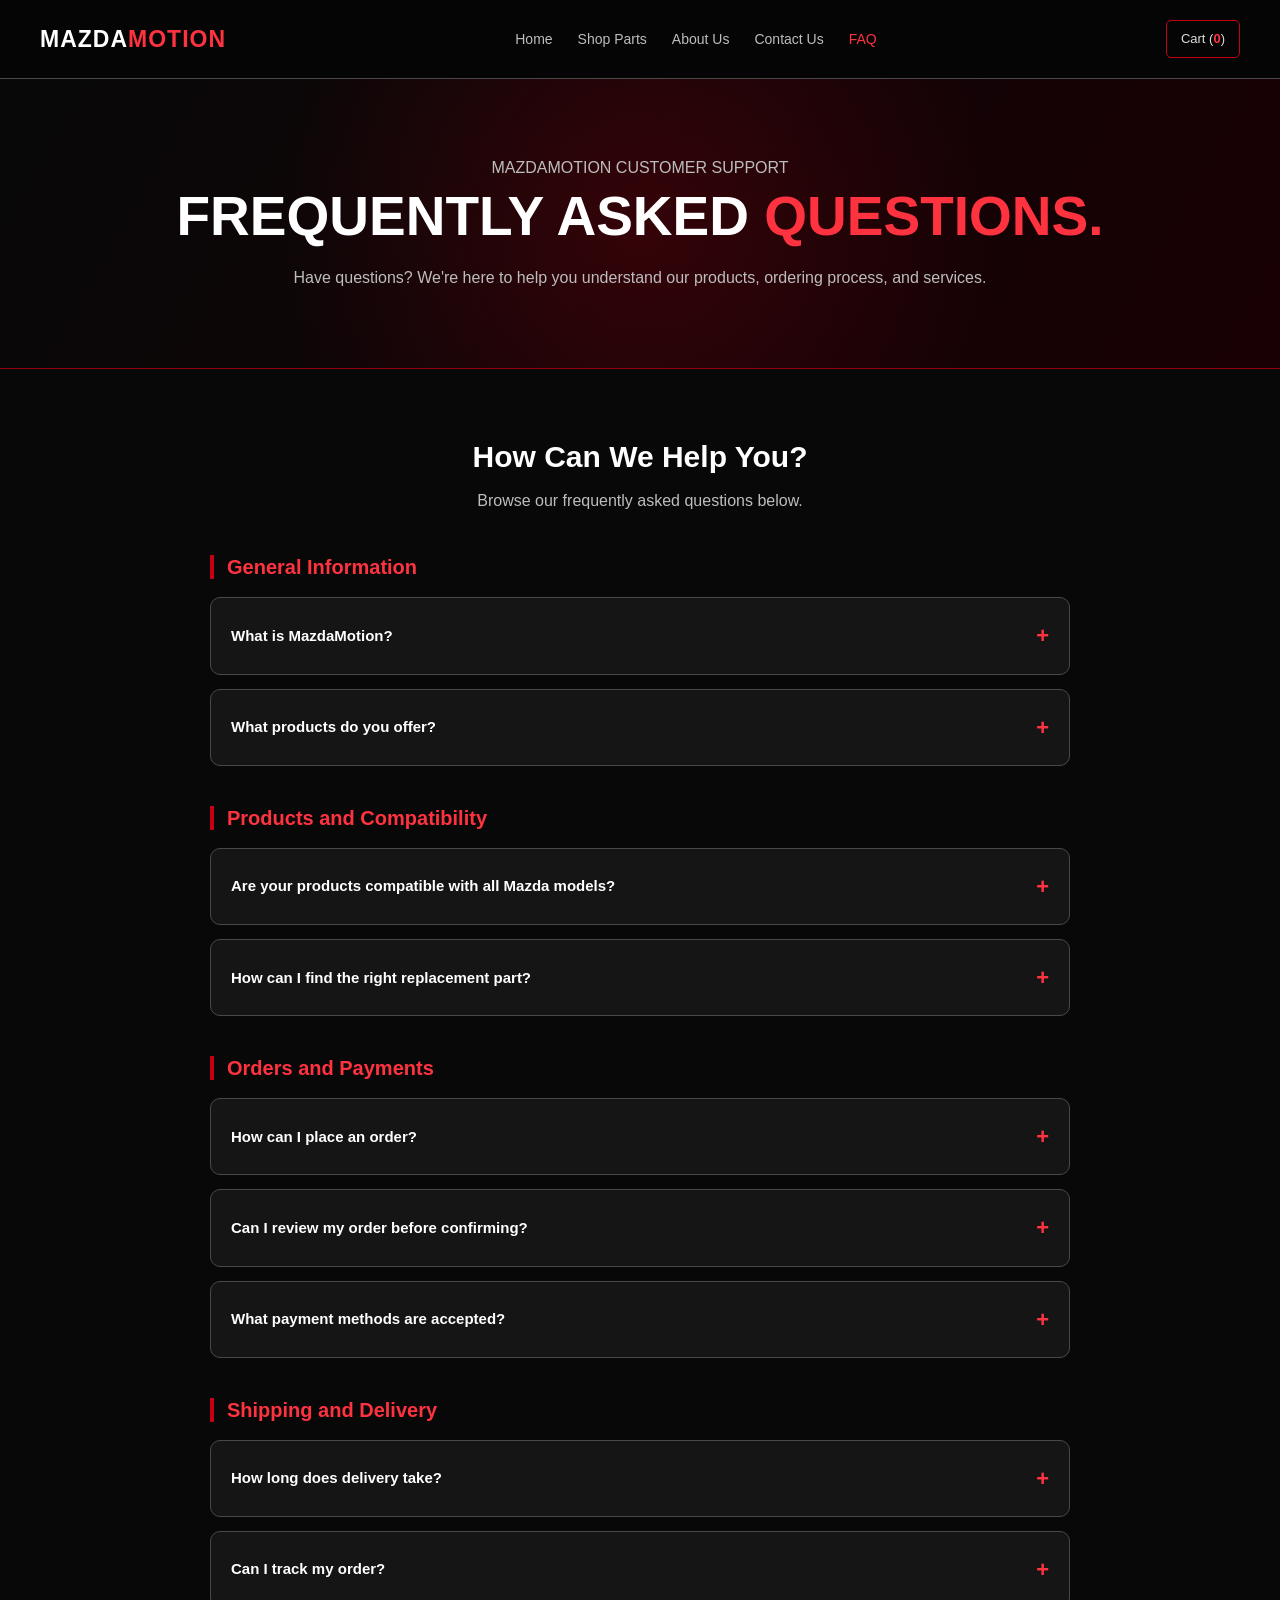
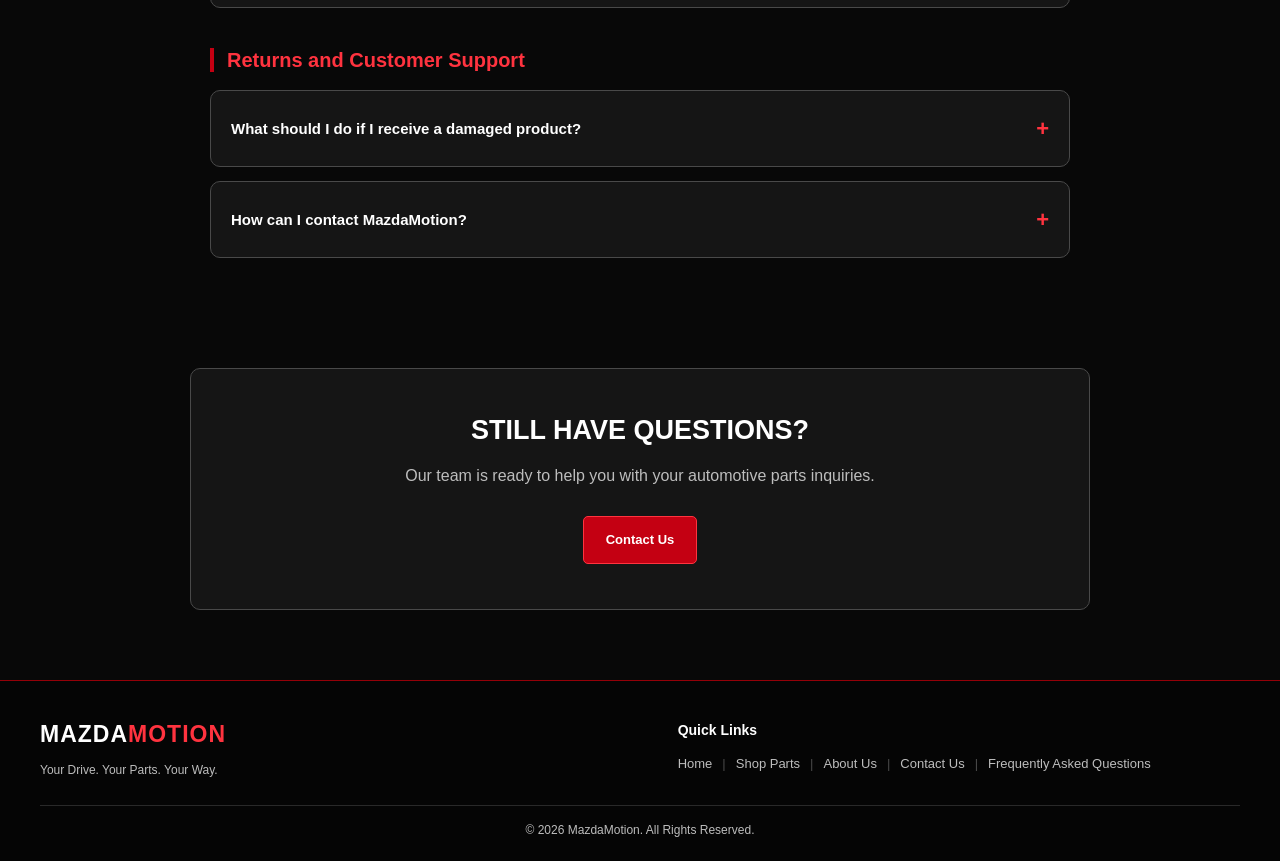
<file: Faq.html>
<!DOCTYPE html>
<html lang="en">
<head>
    <meta charset="UTF-8">
    <meta name="viewport" content="width=device-width, initial-scale=1.0">

    <meta name="description"
        content="Find answers to frequently asked questions about MazdaMotion automotive parts, orders, payments, and shipping.">

    <title>Frequently Asked Questions | MazdaMotion</title>

    <link rel="stylesheet" href="Styles.css">
</head>

<body>

    <header class="site-header">

        <div class="container header-content">

            <a href="index.html" class="logo">
                MAZDA<span>MOTION</span>
            </a>

            <nav class="main-nav" id="mainNav">

                <a href="index.html">Home</a>
                <a href="Products.html">Shop Parts</a>
                <a href="About.html">About Us</a>
                <a href="Contact Us.html">Contact Us</a>
                <a href="Faq.html" class="active">FAQ</a>

            </nav>

            <div class="header-actions">

                <a href="Cart.html" class="cart-link">
                    Cart (<span id="cartCount">0</span>)
                </a>

                <button class="menu-toggle" type="button"
                    aria-label="Toggle navigation">
                    ☰
                </button>

            </div>

        </div>

    </header>

    <section class="page-hero">

        <div class="container">

            <p class="section-label">
                MAZDAMOTION CUSTOMER SUPPORT
            </p>

            <h1>
                FREQUENTLY ASKED <span>QUESTIONS.</span>
            </h1>

            <p>
                Have questions? We're here to help you understand
                our products, ordering process, and services.
            </p>

        </div>

    </section>

    <section class="faq-section">

        <div class="container">

            <div class="section-heading">

                <h2>
                    How Can We <span>Help You?</span>
                </h2>

                <p>
                    Browse our frequently asked questions below.
                </p>

            </div>

            <div class="faq-category">

                <h3>General Information</h3>

                <div class="faq-item">

                    <button class="faq-question" type="button">

                        What is MazdaMotion?

                        <span>+</span>

                    </button>

                    <div class="faq-answer">

                        <p>
                            MazdaMotion is an automotive parts and accessories
                            online store designed to help customers explore
                            and purchase automotive replacement parts.
                        </p>

                    </div>

                </div>


                <div class="faq-item">

                    <button class="faq-question" type="button">

                        What products do you offer?

                        <span>+</span>

                    </button>

                    <div class="faq-answer">

                        <p>
                            We offer various automotive products, including
                            engine parts, suspension components, brake parts,
                            electrical components, and automotive accessories.
                        </p>

                    </div>

                </div>

            </div>

            <div class="faq-category">

                <h3>Products and Compatibility</h3>

                <div class="faq-item">

                    <button class="faq-question" type="button">

                        Are your products compatible with all Mazda models?

                        <span>+</span>

                    </button>

                    <div class="faq-answer">

                        <p>
                            Not all automotive parts fit every Mazda model.
                            Customers should verify the vehicle model, year,
                            and part specifications before purchasing.
                        </p>

                    </div>

                </div>


                <div class="faq-item">

                    <button class="faq-question" type="button">

                        How can I find the right replacement part?

                        <span>+</span>

                    </button>

                    <div class="faq-answer">

                        <p>
                            Browse our product categories and review the
                            product descriptions and specifications.
                            You may also contact our support team for assistance.
                        </p>

                    </div>

                </div>

            </div>

            <div class="faq-category">

                <h3>Orders and Payments</h3>

                <div class="faq-item">

                    <button class="faq-question" type="button">

                        How can I place an order?

                        <span>+</span>

                    </button>

                    <div class="faq-answer">

                        <p>
                            Browse our products, add your selected items
                            to the shopping cart, review your order, and
                            proceed through the checkout process.
                        </p>

                    </div>

                </div>


                <div class="faq-item">

                    <button class="faq-question" type="button">

                        Can I review my order before confirming?

                        <span>+</span>

                    </button>

                    <div class="faq-answer">

                        <p>
                            Yes. You can review your selected products
                            and quantities in your shopping cart before
                            confirming your order.
                        </p>

                    </div>

                </div>


                <div class="faq-item">

                    <button class="faq-question" type="button">

                        What payment methods are accepted?

                        <span>+</span>

                    </button>

                    <div class="faq-answer">

                        <p>
                            Available payment methods depend on the
                            payment options implemented by MazdaMotion.
                            Please check the checkout page for the
                            available options.
                        </p>

                    </div>

                </div>

            </div>

            <div class="faq-category">

                <h3>Shipping and Delivery</h3>

                <div class="faq-item">

                    <button class="faq-question" type="button">

                        How long does delivery take?

                        <span>+</span>

                    </button>

                    <div class="faq-answer">

                        <p>
                            Delivery schedules may vary depending on
                            the customer's location, product availability,
                            and the selected delivery service.
                        </p>

                    </div>

                </div>


                <div class="faq-item">

                    <button class="faq-question" type="button">

                        Can I track my order?

                        <span>+</span>

                    </button>

                    <div class="faq-answer">

                        <p>
                            Order tracking availability depends on the
                            order management and delivery features
                            provided by MazdaMotion.
                        </p>

                    </div>

                </div>

            </div>

            <div class="faq-category">

                <h3>Returns and Customer Support</h3>

                <div class="faq-item">

                    <button class="faq-question" type="button">

                        What should I do if I receive a damaged product?

                        <span>+</span>

                    </button>

                    <div class="faq-answer">

                        <p>
                            Contact our customer support team and provide
                            your order details along with a description
                            and photographs of the damaged product.
                        </p>

                    </div>

                </div>


                <div class="faq-item">

                    <button class="faq-question" type="button">

                        How can I contact MazdaMotion?

                        <span>+</span>

                    </button>

                    <div class="faq-answer">

                        <p>
                            Visit our Contact Us page to find the available
                            communication channels and send us your inquiry.
                        </p>

                    </div>

                </div>

            </div>

        </div>

    </section>

    <section class="faq-contact">

        <div class="container">

            <h2>
                STILL HAVE <span>QUESTIONS?</span>
            </h2>

            <p>
                Our team is ready to help you with your automotive
                parts inquiries.
            </p>

            <a href="Contact Us.html" class="btn">
                Contact Us
            </a>

        </div>

    </section>

    <footer class="site-footer">

        <div class="container footer-content">

            <div class="footer-brand">

                <a href="index.html" class="logo">
                    MAZDA<span>MOTION</span>
                </a>

                <p>
                    Your Drive. Your Parts. Your Way.
                </p>

            </div>

            <div class="footer-links">

                <h3>Quick Links</h3>

                <a href="index.html">Home</a>
                <a href="Products.html">Shop Parts</a>
                <a href="About.html">About Us</a>
                <a href="Contact Us.html">Contact Us</a>
                <a href="Faq.html">Frequently Asked Questions</a>

            </div>

        </div>


        <div class="container footer-bottom">

            <p>
                &copy; 2026 MazdaMotion. All Rights Reserved.
            </p>

        </div>

    </footer>


    <script src="Script.js"></script>

    <script>

        const faqQuestions = document.querySelectorAll(".faq-question");

        faqQuestions.forEach(question => {

            question.addEventListener("click", () => {

                const answer = question.nextElementSibling;

                const icon = question.querySelector("span");

                const isOpen = answer.classList.contains("active");

                document.querySelectorAll(".faq-answer").forEach(item => {

                    item.classList.remove("active");

                });

                document.querySelectorAll(".faq-question span").forEach(item => {

                    item.textContent = "+";

                });

                if (!isOpen) {

                    answer.classList.add("active");

                    icon.textContent = "−";

                }

            });

        });

    </script>

</body>

</html>
</file>
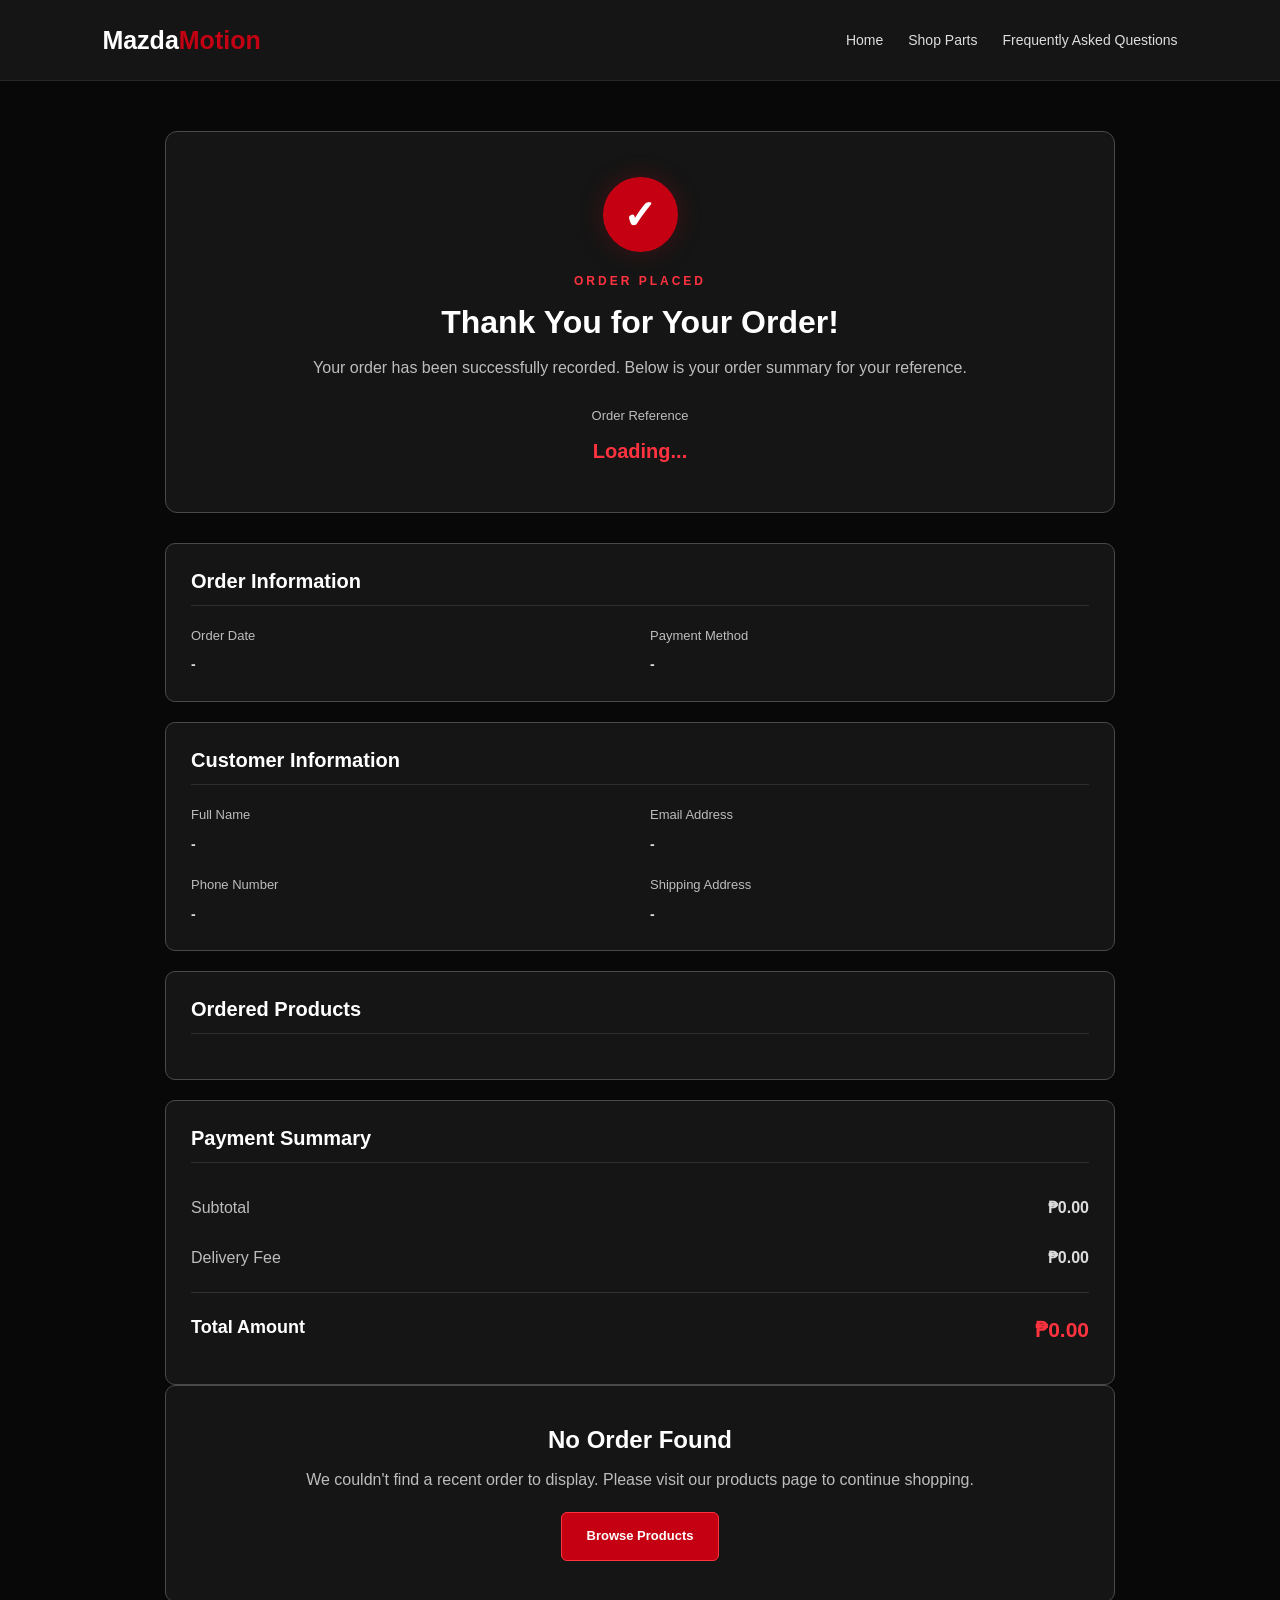
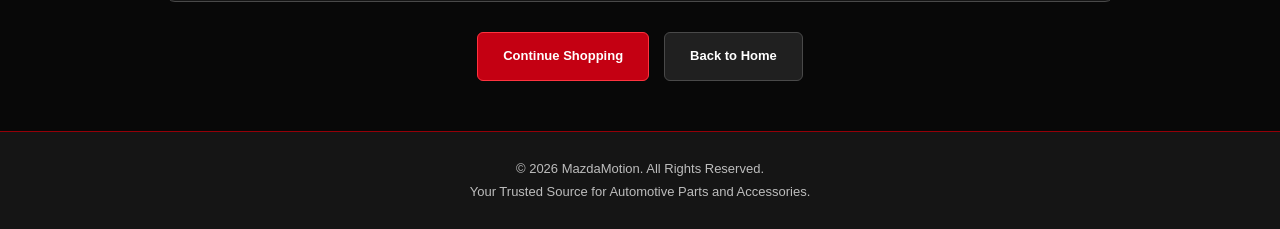
<file: OrderConfirmation.html>
<!DOCTYPE html>
<html lang="en">
<head>
    <meta charset="UTF-8">
    <meta name="viewport" content="width=device-width, initial-scale=1.0">

    <meta name="description" content="Your MazdaMotion order confirmation and purchase details.">

    <title>Order Confirmation | MazdaMotion</title>

    <link rel="stylesheet" href="Styles.css">
</head>
<body>

    <header class="confirmation-header">
        <a href="index.html" class="confirmation-logo">
            Mazda<span>Motion</span>
        </a>

        <nav class="confirmation-nav">
            <a href="index.html">Home</a>
            <a href="Products.html">Shop Parts</a>
            <a href="Faq.html">Frequently Asked Questions</a>
        </nav>
    </header>

    <main class="confirmation-container">

        <section class="confirmation-success">
            <div class="confirmation-check">✓</div>

            <p class="confirmation-label">ORDER PLACED</p>

            <h1>Thank You for Your Order!</h1>

            <p>
                Your order has been successfully recorded.
                Below is your order summary for your reference.
            </p>

            <div class="confirmation-reference">
                <span>Order Reference</span>
                <strong id="orderReference">Loading...</strong>
            </div>
        </section>

        <section id="orderDetails" class="confirmation-details">

            <div class="confirmation-section">
                <h2>Order Information</h2>

                <div class="confirmation-info-grid">
                    <div>
                        <span>Order Date</span>
                        <strong id="orderDate">-</strong>
                    </div>

                    <div>
                        <span>Payment Method</span>
                        <strong id="paymentMethod">-</strong>
                    </div>
                </div>
            </div>

            <div class="confirmation-section">
                <h2>Customer Information</h2>

                <div class="confirmation-info-grid">
                    <div>
                        <span>Full Name</span>
                        <strong id="customerName">-</strong>
                    </div>

                    <div>
                        <span>Email Address</span>
                        <strong id="customerEmail">-</strong>
                    </div>

                    <div>
                        <span>Phone Number</span>
                        <strong id="customerPhone">-</strong>
                    </div>

                    <div>
                        <span>Shipping Address</span>
                        <strong id="shippingAddress">-</strong>
                    </div>
                </div>
            </div>

            <div class="confirmation-section">
                <h2>Ordered Products</h2>
                <div id="confirmationItems"></div>
            </div>

            <div class="confirmation-section confirmation-total-section">
                <h2>Payment Summary</h2>

                <div class="confirmation-summary-row">
                    <span>Subtotal</span>
                    <strong id="orderSubtotal">₱0.00</strong>
                </div>

                <div class="confirmation-summary-row">
                    <span>Delivery Fee</span>
                    <strong id="orderDelivery">₱0.00</strong>
                </div>

                <div class="confirmation-summary-row confirmation-grand-total">
                    <span>Total Amount</span>
                    <strong id="orderTotal">₱0.00</strong>
                </div>
            </div>

        </section>

        <section id="noOrderMessage" class="confirmation-empty" hidden>
            <h2>No Order Found</h2>

            <p>
                We couldn't find a recent order to display.
                Please visit our products page to continue shopping.
            </p>

            <a href="Products.html" class="confirmation-button">
                Browse Products
            </a>
        </section>

        <div class="confirmation-actions" id="confirmationActions">
            <a href="Products.html" class="confirmation-button">
                Continue Shopping
            </a>

            <a href="index.html" class="confirmation-home-button">
                Back to Home
            </a>
        </div>

    </main>

    <footer class="confirmation-footer">
        <p>&copy; 2026 MazdaMotion. All Rights Reserved.</p>
        <p>Your Trusted Source for Automotive Parts and Accessories.</p>
    </footer>

    <script>
        document.addEventListener("DOMContentLoaded", function () {

            const order = JSON.parse(
                localStorage.getItem("mazdaMotionOrder")
            );

            const orderDetails = document.getElementById("orderDetails");
            const noOrderMessage = document.getElementById("noOrderMessage");
            const confirmationActions = document.getElementById("confirmationActions");

            function escapeHTML(value) {
                return String(value ?? "").replace(/[&<>"']/g, function (character) {
                    const entities = {
                        "&": "&amp;",
                        "<": "&lt;",
                        ">": "&gt;",
                        '"': "&quot;",
                        "'": "&#39;"
                    };

                    return entities[character];
                });
            }

            function formatPrice(price) {
                return Number(price || 0).toLocaleString("en-PH", {
                    style: "currency",
                    currency: "PHP"
                });
            }

            if (!order) {
                orderDetails.hidden = true;
                noOrderMessage.hidden = false;
                confirmationActions.hidden = true;
                return;
            }

            document.getElementById("orderReference").textContent =
                order.reference || "Not available";

            document.getElementById("orderDate").textContent =
                order.date || "Not available";

            document.getElementById("paymentMethod").textContent =
                order.paymentMethod || "Not specified";

            const customer = order.customer || {};

            document.getElementById("customerName").textContent =
                customer.fullName || "-";

            document.getElementById("customerEmail").textContent =
                customer.email || "-";

            document.getElementById("customerPhone").textContent =
                customer.phone || "-";

            const address = [
                customer.address,
                customer.city,
                customer.province,
                customer.postalCode
            ].filter(Boolean).join(", ");

            document.getElementById("shippingAddress").textContent =
                address || "-";

            const itemsContainer = document.getElementById("confirmationItems");
            const items = Array.isArray(order.items) ? order.items : [];

            if (items.length === 0) {
                itemsContainer.textContent =
                    "No product information available.";
            } else {
                itemsContainer.innerHTML = items.map(function (item) {

                    const imageHTML = item.image
                        ? `<img src="${escapeHTML(item.image)}"
                                alt="${escapeHTML(item.name)}"
                                class="confirmation-product-image"
                                onerror="this.style.display='none'">`
                        : "";

                    return `
                        <div class="confirmation-product">

                            <div class="confirmation-product-image-wrapper">
                                ${imageHTML}
                            </div>

                            <div class="confirmation-product-info">
                                <h3>${escapeHTML(item.name)}</h3>
                                <p>Quantity: ${Number(item.quantity) || 1}</p>
                            </div>

                            <strong class="confirmation-product-price">
                                ${formatPrice(
                                    Number(item.price) * (Number(item.quantity) || 1)
                                )}
                            </strong>

                        </div>
                    `;

                }).join("");
            }

            document.getElementById("orderSubtotal").textContent =
                formatPrice(order.subtotal);

            document.getElementById("orderDelivery").textContent =
                formatPrice(order.deliveryFee);

            document.getElementById("orderTotal").textContent =
                formatPrice(order.total);

            localStorage.removeItem("mazdaMotionCart");

            const cartCount = document.getElementById("cartCount");

            if (cartCount) {
                cartCount.textContent = "0";
            }

        });
    </script>

</body>
</html>
</file>
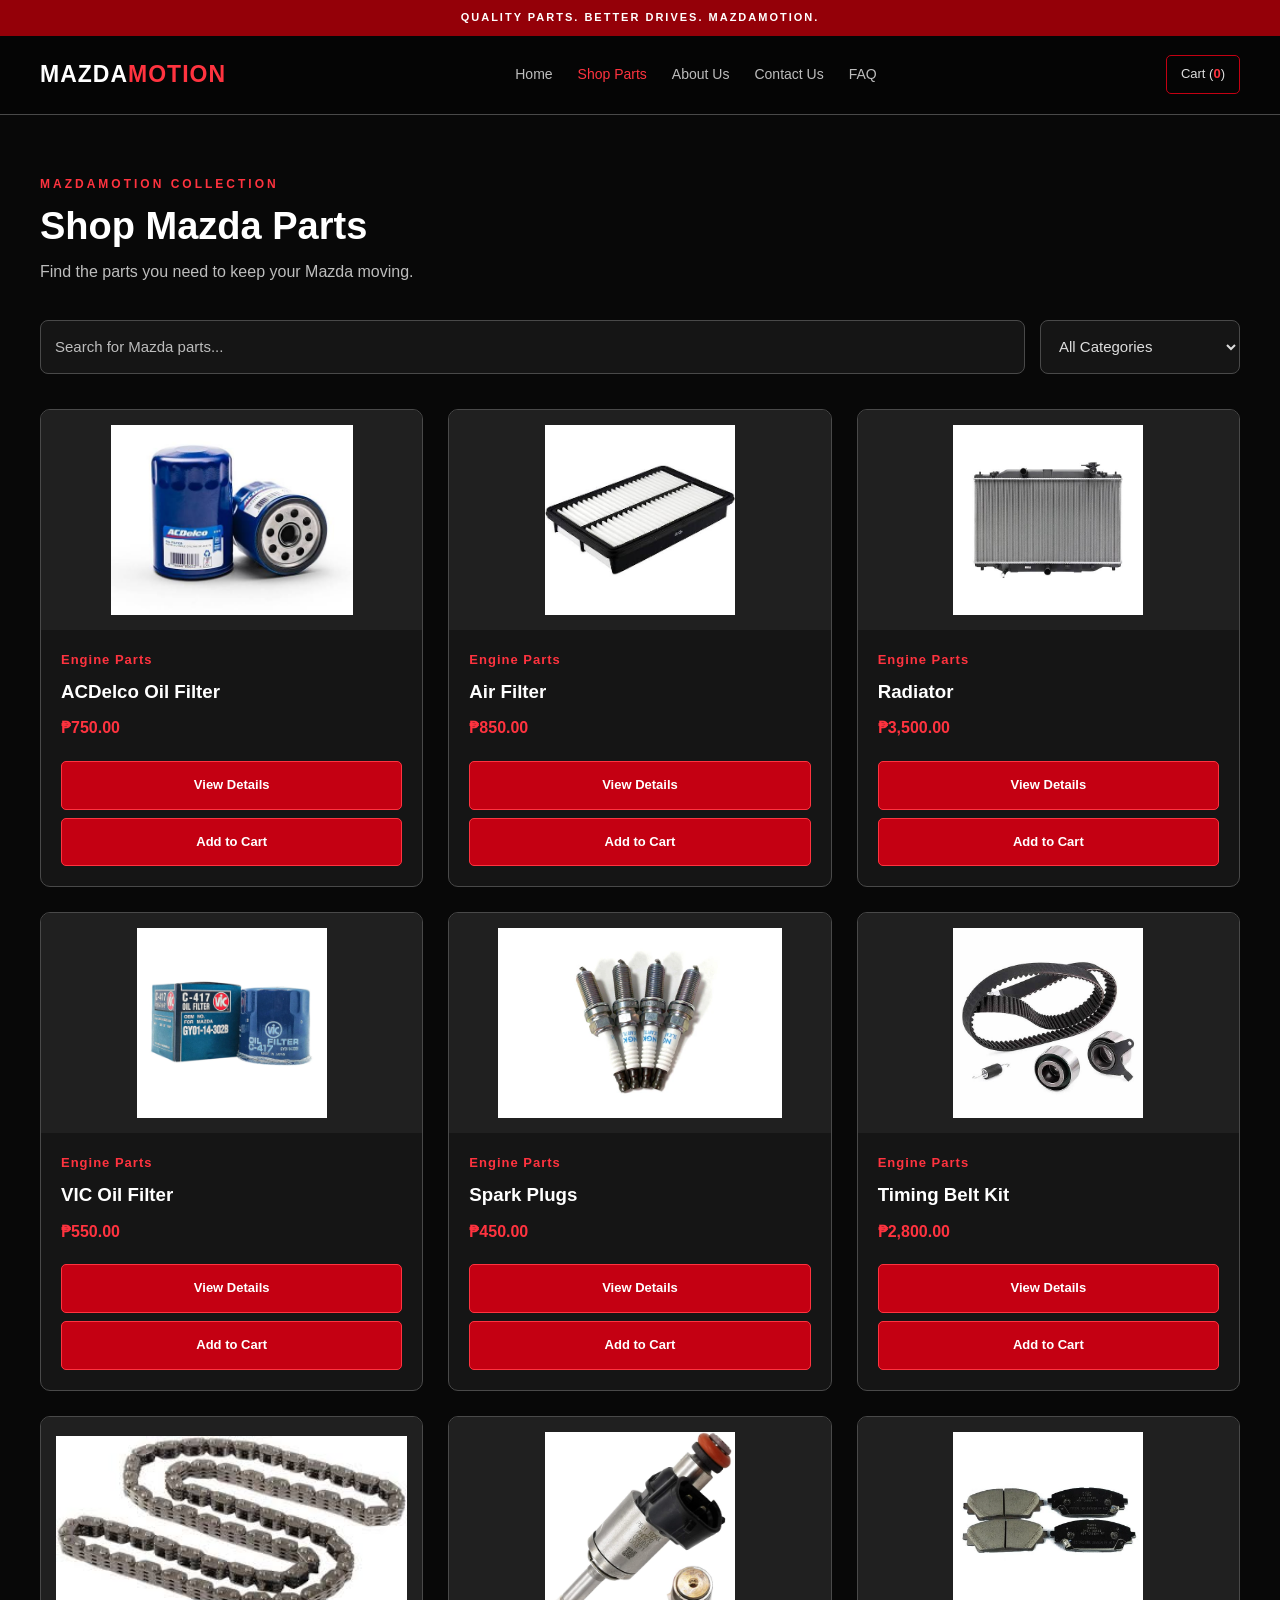
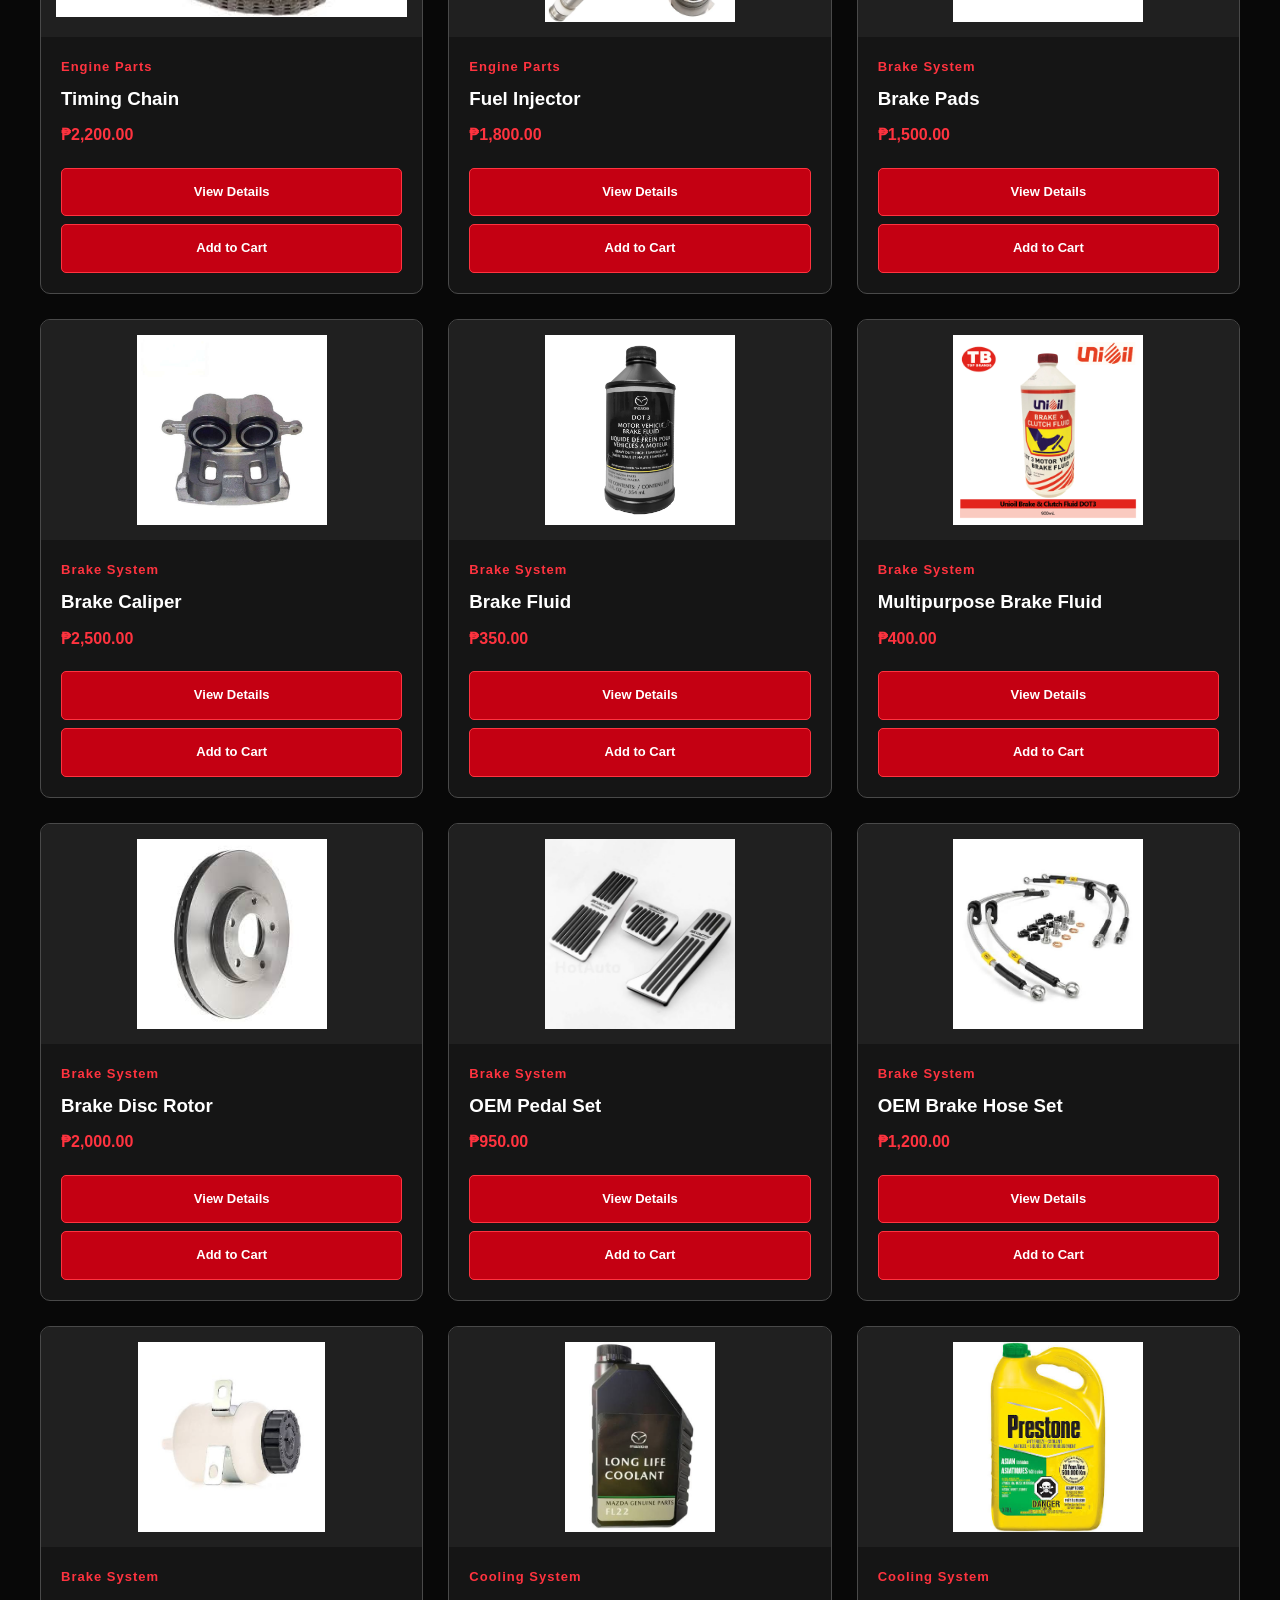
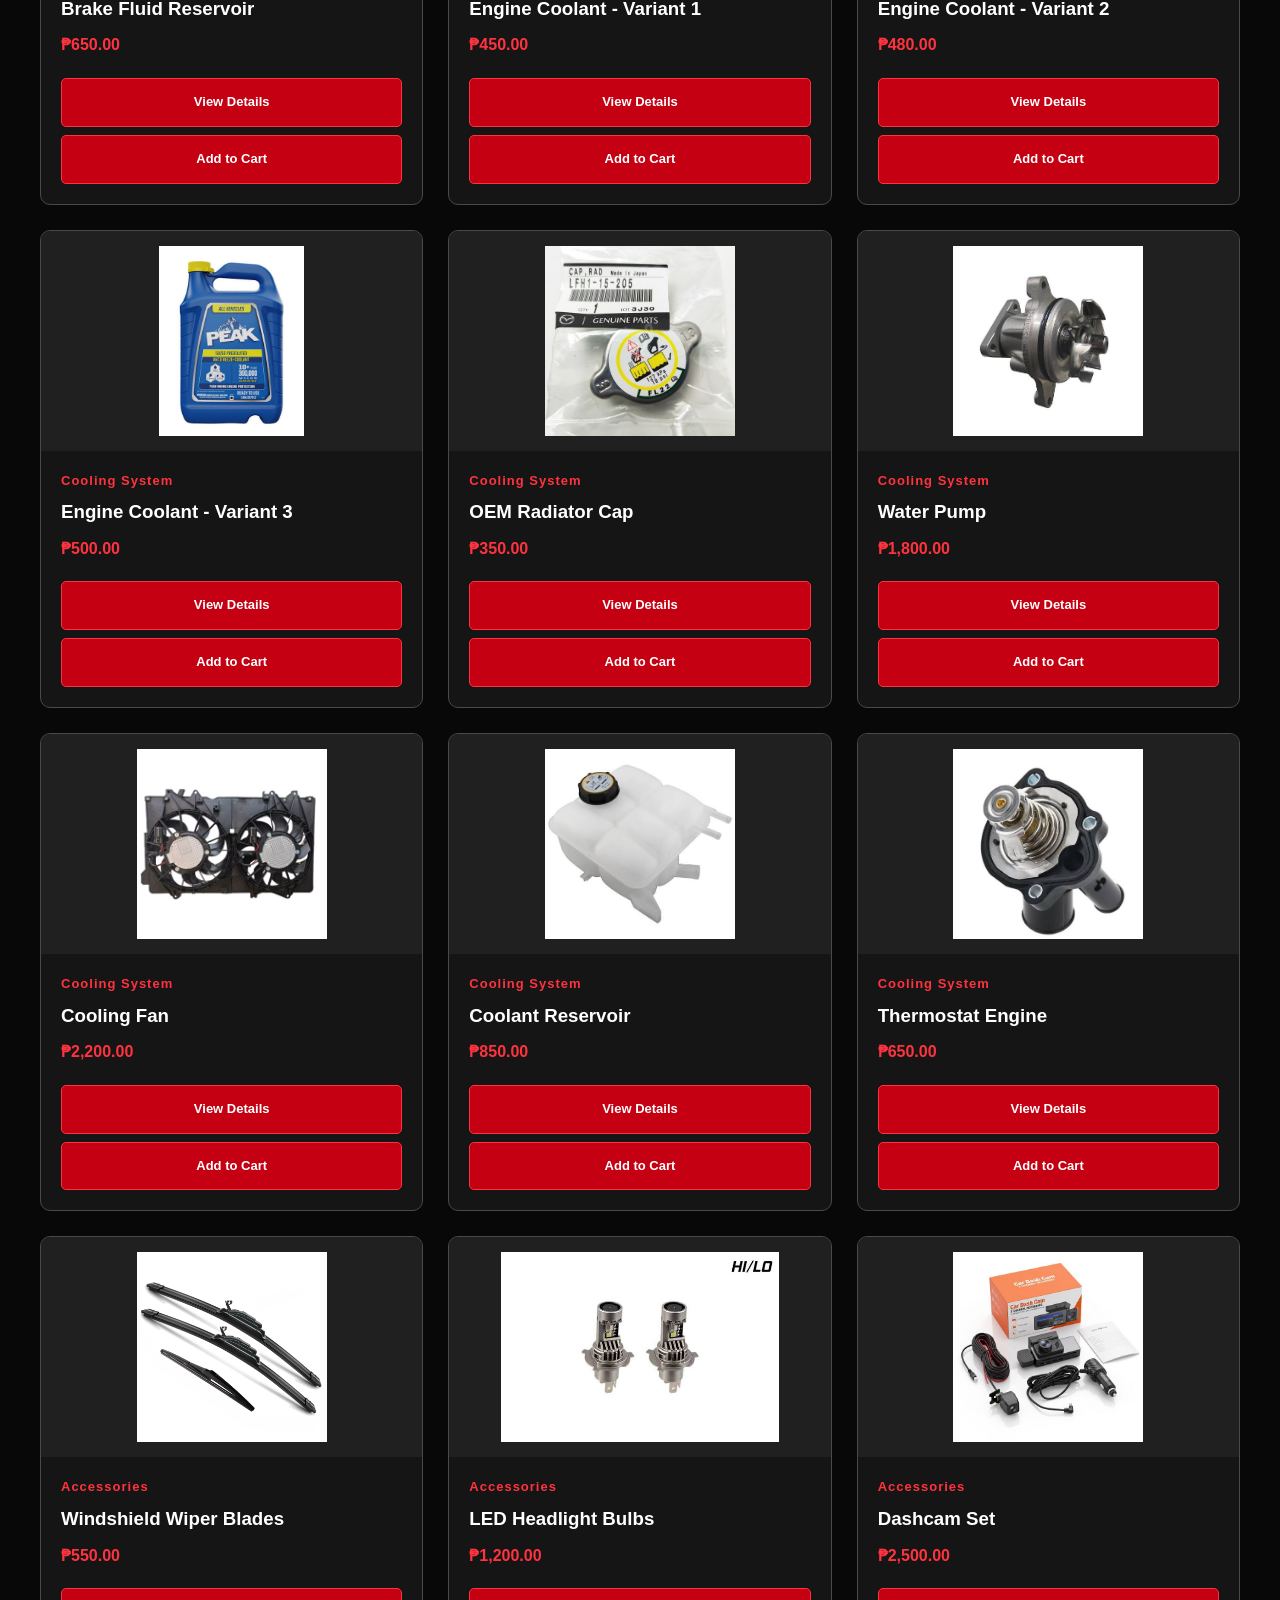
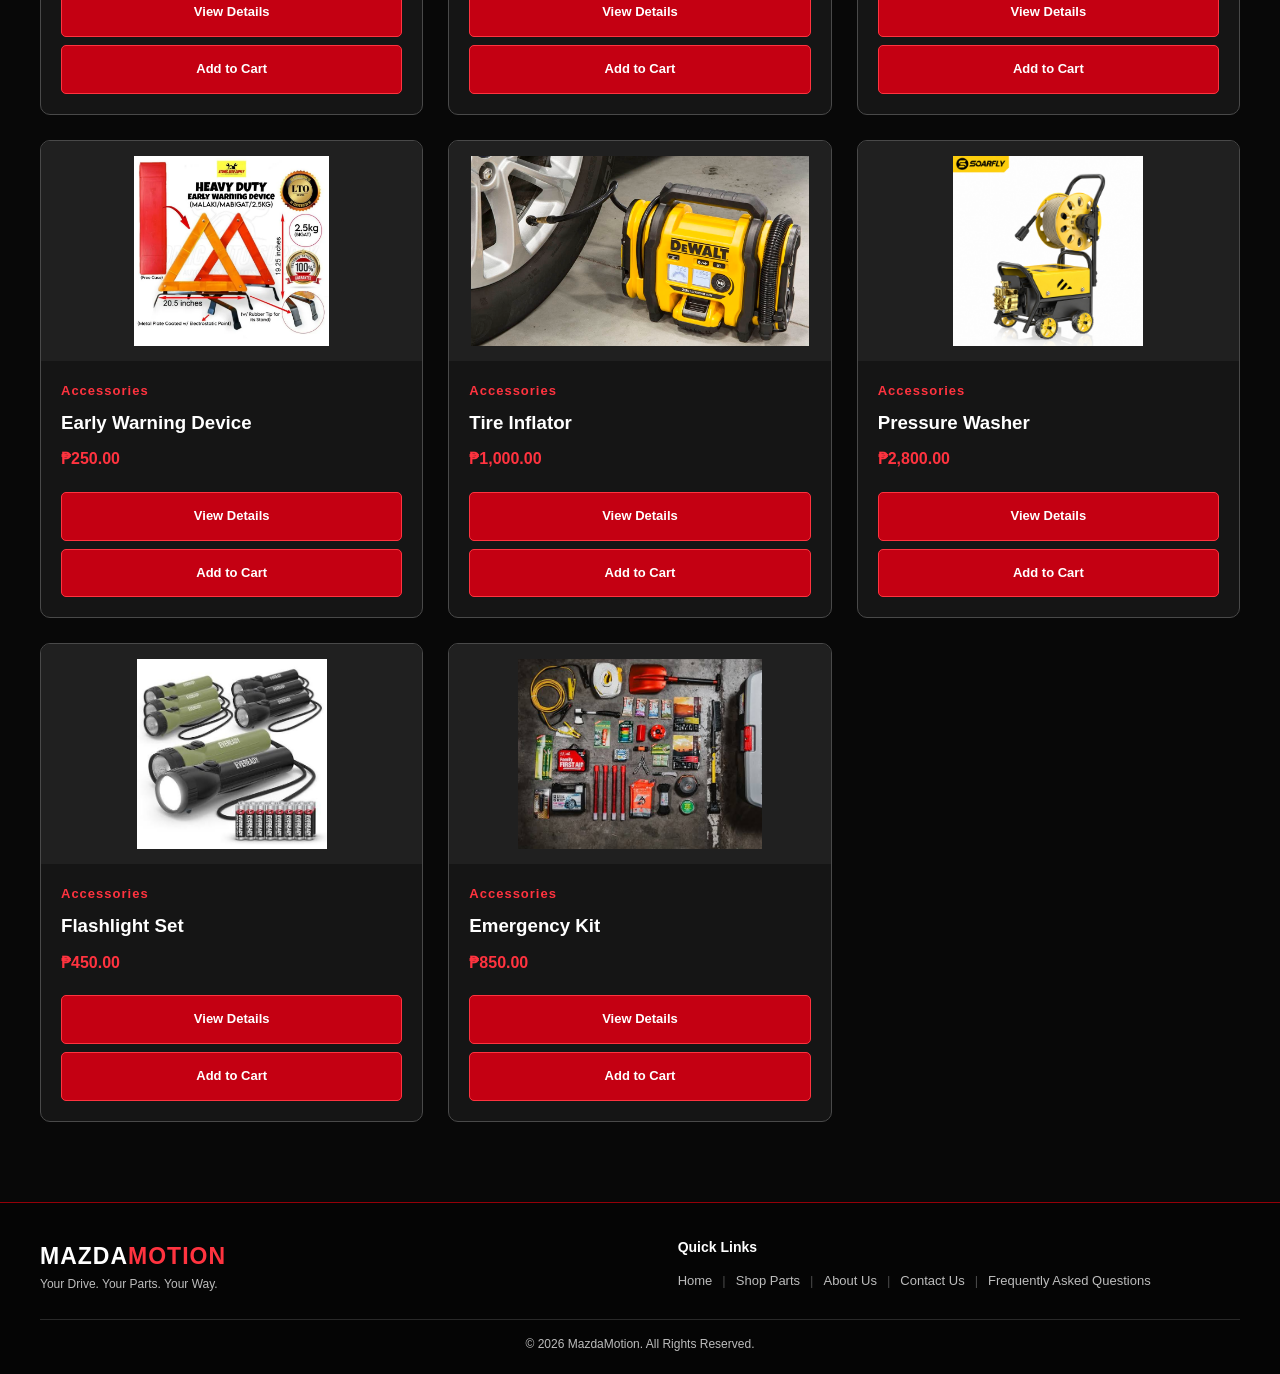
<file: Products.html>
<!DOCTYPE html>
<html lang="en">
<head>
    <meta charset="UTF-8">
    <meta name="viewport" content="width=device-width, initial-scale=1.0">

    <title>Shop Parts | MazdaMotion</title>

    <link rel="stylesheet" href="Styles.css">
</head>

<body>

    <div class="announcement">
        QUALITY PARTS. BETTER DRIVES. MAZDAMOTION.
    </div>

    
    <header class="site-header">
        <div class="container header-content">

            <a href="index.html" class="logo">
                MAZDA<span>MOTION</span>
            </a>

            <nav class="main-nav" id="mainNav">
                <a href="index.html">Home</a>
                <a href="Products.html" class="active">Shop Parts</a>
                <a href="About.html">About Us</a>
                <a href="Contact Us.html">Contact Us</a>
                <a href="Faq.html">FAQ</a>
            </nav>

            <div class="header-actions">

                <a href="Cart.html" class="cart-link">
                    Cart (<span id="cartCount">0</span>)
                </a>

                <button
                    class="menu-toggle"
                    id="menuToggle"
                    aria-label="Toggle navigation"
                    aria-expanded="false"
                    type="button">
                    ☰
                </button>

            </div>
        </div>
    </header>

    
    <main class="container shop-page">

        <section class="shop-heading">
            <p class="section-label">MAZDAMOTION COLLECTION</p>

            <h1>Shop Mazda Parts</h1>

            <p>
                Find the parts you need to keep your Mazda moving.
            </p>
        </section>

        
        <section class="shop-toolbar">

            <input
                type="text"
                id="productSearch"
                placeholder="Search for Mazda parts..."
                aria-label="Search Mazda parts">

            <select
                id="categoryFilter"
                aria-label="Filter products by category">

                <option value="all">All Categories</option>
                <option value="engine">Engine Parts</option>
                <option value="brakes">Brake System</option>
                <option value="cooling">Cooling System</option>
                <option value="accessories">Accessories</option>

            </select>

        </section>

        
        <section
            class="product-grid"
            id="productGrid">
        </section>

        <p id="noProductsMessage" hidden>
            No products found. Try another search or category.
        </p>

    </main>

    
    <footer class="site-footer">

        <div class="container footer-content">

            <div>
                <a href="index.html" class="logo">
                    MAZDA<span>MOTION</span>
                </a>

                <p>Your Drive. Your Parts. Your Way.</p>
            </div>

            <div class="footer-links">

                <h3>Quick Links</h3>

                <a href="index.html">Home</a>
                <a href="Products.html">Shop Parts</a>
                <a href="About Us.html">About Us</a>
                <a href="Contact Us.html">Contact Us</a>
                <a href="Faq.html">Frequently Asked Questions</a>

            </div>

        </div>

        <div class="container footer-bottom">
            <p>© 2026 MazdaMotion. All Rights Reserved.</p>
        </div>

    </footer>

    
    <script>

        "use strict";

        const products = [

            

            {
                name: "ACDelco Oil Filter",
                category: "engine",
                image: "ACDelco Oil Filter.jpg",
                price: 750
            },
            {
                name: "Air Filter",
                category: "engine",
                image: "Air Filter.jpg",
                price: 850
            },
            {
                name: "Radiator",
                category: "engine",
                image: "Radiator.jpg",
                price: 3500
            },
            {
                name: "VIC Oil Filter",
                category: "engine",
                image: "Vic Oil Filter.jpg",
                price: 550
            },
            {
                name: "Spark Plugs",
                category: "engine",
                image: "Spark Plugs.jpg",
                price: 450
            },
            {
                name: "Timing Belt Kit",
                category: "engine",
                image: "Timing Belt Kit.jpg",
                price: 2800
            },
            {
                name: "Timing Chain",
                category: "engine",
                image: "Timing Chain.jpg",
                price: 2200
            },
            {
                name: "Fuel Injector",
                category: "engine",
                image: "Fuel Injector.jpg",
                price: 1800
            },

            

            {
                name: "Brake Pads",
                category: "brakes",
                image: "Brake Pads.jpg",
                price: 1500
            },
            {
                name: "Brake Caliper",
                category: "brakes",
                image: "Brake Caliper.jpg",
                price: 2500
            },
            {
                name: "Brake Fluid",
                category: "brakes",
                image: "Brake Fluid.jpg",
                price: 350
            },
            {
                name: "Multipurpose Brake Fluid",
                category: "brakes",
                image: "Multipurpose Brake Fluid.jpg",
                price: 400
            },
            {
                name: "Brake Disc Rotor",
                category: "brakes",
                image: "Brake Disc Rotor.jpg",
                price: 2000
            },
            {
                name: "OEM Pedal Set",
                category: "brakes",
                image: "OEM Pedal Set.jpg",
                price: 950
            },
            {
                name: "OEM Brake Hose Set",
                category: "brakes",
                image: "OEM Brake Hose Set.jpg",
                price: 1200
            },
            {
                name: "Brake Fluid Reservoir",
                category: "brakes",
                image: "Brake Fluid Reservoir.jpg",
                price: 650
            },

            

            {
                name: "Engine Coolant - Variant 1",
                category: "cooling",
                image: "Coolant1.jpg",
                price: 450
            },
            {
                name: "Engine Coolant - Variant 2",
                category: "cooling",
                image: "Coolant2.jpg",
                price: 480
            },
            {
                name: "Engine Coolant - Variant 3",
                category: "cooling",
                image: "Coolant3.jpg",
                price: 500
            },
            {
                name: "OEM Radiator Cap",
                category: "cooling",
                image: "OEM Radiator Cap.jpg",
                price: 350
            },
            {
                name: "Water Pump",
                category: "cooling",
                image: "Water Pump.jpg",
                price: 1800
            },
            {
                name: "Cooling Fan",
                category: "cooling",
                image: "Cooling Fan.jpg",
                price: 2200
            },
            {
                name: "Coolant Reservoir",
                category: "cooling",
                image: "Coolant Reservoir.jpg",
                price: 850
            },
            {
                name: "Thermostat Engine",
                category: "cooling",
                image: "Thermostat Engine.jpg",
                price: 650
            },

            

            {
                name: "Windshield Wiper Blades",
                category: "accessories",
                image: "Windshield Wiper Blades.jpg",
                price: 550
            },
            {
                name: "LED Headlight Bulbs",
                category: "accessories",
                image: "LED Headlight Bulbs.jpg",
                price: 1200
            },
            {
                name: "Dashcam Set",
                category: "accessories",
                image: "Dashcam Set.jpg",
                price: 2500
            },
            {
                name: "Early Warning Device",
                category: "accessories",
                image: "Early Warning Device.jpg",
                price: 250
            },
            {
                name: "Tire Inflator",
                category: "accessories",
                image: "Tire Inflator.jpg",
                price: 1000
            },
            {
                name: "Pressure Washer",
                category: "accessories",
                image: "Pressure Washer.jpg",
                price: 2800
            },
            {
                name: "Flashlight Set",
                category: "accessories",
                image: "Flashlight Set.jpg",
                price: 450
            },
            {
                name: "Emergency Kit",
                category: "accessories",
                image: "Emergency Kit.jpg",
                price: 850
            }

        ];

        

        const productGrid =
            document.getElementById("productGrid");

        const productSearch =
            document.getElementById("productSearch");

        const categoryFilter =
            document.getElementById("categoryFilter");

        const noProductsMessage =
            document.getElementById("noProductsMessage");


        

        function getCategoryName(category) {

            const categories = {
                engine: "Engine Parts",
                brakes: "Brake System",
                cooling: "Cooling System",
                accessories: "Accessories"
            };

            return categories[category] || "Other Parts";

        }


        

        function displayProducts(productList) {

            productGrid.innerHTML = "";

            noProductsMessage.hidden =
                productList.length !== 0;

            productList.forEach(({ product, index }) => {

                const card = document.createElement("article");

                card.className = "product-card";

                card.dataset.category = product.category;

                card.dataset.price = product.price;

                card.dataset.name = product.name;

                const detailsUrl =
                    `Product-details.html?id=${index}`;

                const imagePath =
                    "Images/" +
                    encodeURIComponent(product.image);

                card.innerHTML = `

                    <div class="product-image">

                        <img
                            src="${imagePath}"
                            alt="${escapeProductText(product.name)}"
                            loading="lazy">

                    </div>

                    <div class="product-info">

                        <p class="product-category">
                            ${escapeProductText(
                                getCategoryName(product.category)
                            )}
                        </p>

                        <h3>
                            ${escapeProductText(product.name)}
                        </h3>

                        <p class="product-price">
                            ₱${product.price.toLocaleString("en-PH", {
                                minimumFractionDigits: 2,
                                maximumFractionDigits: 2
                            })}
                        </p>

                        <a
                            href="${detailsUrl}"
                            class="button">
                            View Details
                        </a>

                        <button
                            type="button"
                            class="btn btn-primary add-to-cart"
                            data-name="${escapeProductText(product.name)}"
                            data-price="${product.price}"
                            data-image="${imagePath}"
                            data-category="${product.category}">

                            Add to Cart

                        </button>

                    </div>

                `;

                productGrid.appendChild(card);

            });

        }


        

        function escapeProductText(value) {

            return String(value).replace(/[&<>"']/g, character => {

                const characters = {
                    "&": "&amp;",
                    "<": "&lt;",
                    ">": "&gt;",
                    '"': "&quot;",
                    "'": "&#039;"
                };

                return characters[character];

            });

        }


        

        function filterProducts() {

            const searchTerm =
                productSearch.value.trim().toLowerCase();

            const selectedCategory =
                categoryFilter.value;

            const filteredProducts = products

                .map((product, index) => ({
                    product,
                    index
                }))

                .filter(({ product }) => {

                    const matchesSearch =
                        product.name.toLowerCase()
                            .includes(searchTerm);

                    const matchesCategory =
                        selectedCategory === "all" ||
                        product.category === selectedCategory;

                    return matchesSearch && matchesCategory;

                });

            displayProducts(filteredProducts);

        }


        

        const requestedCategory =
            new URLSearchParams(window.location.search)
                .get("category");

        const validCategories = [
            "engine",
            "brakes",
            "cooling",
            "accessories"
        ];

        if (validCategories.includes(requestedCategory)) {

            categoryFilter.value = requestedCategory;

        }


        

        productSearch.addEventListener(
            "input",
            filterProducts
        );

        categoryFilter.addEventListener(
            "change",
            filterProducts
        );


        

        filterProducts();

        console.log(
            "MazdaMotion products loaded:",
            products.length
        );

    </script>

    
    <script src="Script.js"></script>

</body>

</html>
</file>
<file: Styles.css>
:root {
    --color-background: #080808;
    --color-surface: #151515;
    --color-surface-light: #202020;
    --color-primary: #c40012;
    --color-primary-dark: #940008;
    --color-primary-light: #ff333f;
    --color-heading: #ffffff;
    --color-text: #dddddd;
    --color-muted: #bdbdbd;
    --color-border: #494949;

    --content-width: 1200px;
    --radius: 10px;
    --transition: .25s ease;
}

* {
    box-sizing: border-box;
    margin: 0;
    padding: 0;
}

html {
    scroll-behavior: smooth;
}

body {
    background: var(--color-background);
    color: var(--color-text);
    font-family: Arial, Helvetica, sans-serif;
    line-height: 1.6;
    min-width: 320px;
}

a {
    color: inherit;
    text-decoration: none;
}

img {
    display: block;
    max-width: 100%;
}

button,
input,
select,
textarea {
    font: inherit;
}

button {
    cursor: pointer;
}

h1,
h2,
h3 {
    color: var(--color-heading);
    line-height: 1.2;
}

:focus-visible {
    outline: 2px solid var(--color-primary-light);
    outline-offset: 3px;
}

.container {
    width: min(100% - 40px, var(--content-width));
    margin: auto;
}

.announcement {
    background: var(--color-primary-dark);
    color: white;
    text-align: center;
    padding: 9px;
    font-size: 11px;
    letter-spacing: 2px;
    font-weight: bold;
}

.site-header,
.header {
    background: #050505;
    border-bottom: 1px solid var(--color-border);
    position: sticky;
    top: 0;
    z-index: 100;
}

.header-content,
.navbar {
    width: min(100% - 40px, var(--content-width));
    min-height: 78px;
    margin: auto;
    display: flex;
    align-items: center;
    justify-content: space-between;
    gap: 25px;
}

.logo,
.navbar .logo {
    color: white;
    font-size: 23px;
    font-weight: 900;
    letter-spacing: 1px;
    white-space: nowrap;
}

.logo span,
.navbar .logo span {
    color: var(--color-primary-light);
}

.main-nav,
.nav-links {
    display: flex;
    align-items: center;
    gap: 25px;
}

.nav-links {
    list-style: none;
}

.main-nav a,
.nav-links a {
    font-size: 14px;
    color: var(--color-muted);
    transition: color var(--transition);
}

.main-nav a:hover,
.main-nav a.active,
.nav-links a:hover,
.nav-links a.active {
    color: var(--color-primary-light);
}

.header-actions {
    display: flex;
    align-items: center;
    gap: 15px;
}

.cart-link {
    border: 1px solid var(--color-primary);
    padding: 8px 14px;
    border-radius: 5px;
    font-size: 13px;
    white-space: nowrap;
    transition: var(--transition);
}

.cart-link:hover,
.cart-link.active {
    border-color: var(--color-primary-light);
    color: var(--color-primary-light);
}

#cartCount {
    color: var(--color-primary-light);
    font-weight: bold;
}

.menu-toggle {
    display: none;
    background: none;
    color: white;
    border: none;
    font-size: 25px;
}

.button,
.btn {
    display: inline-block;
    background: var(--color-primary);
    color: white;
    padding: 13px 22px;
    border: 1px solid var(--color-primary-light);
    border-radius: 5px;
    font-weight: bold;
    font-size: 13px;
    text-align: center;
    cursor: pointer;
    transition: background var(--transition),
                transform var(--transition),
                box-shadow var(--transition);
}

.button:hover:not(:disabled),
.btn:hover:not(:disabled) {
    background: var(--color-primary-light);
    transform: translateY(-2px);
    box-shadow: 0 0 18px rgba(196, 0, 18, .4);
}

.button:disabled,
.btn:disabled {
    opacity: .5;
    cursor: not-allowed;
    transform: none;
    box-shadow: none;
}

.btn-primary {
    background: var(--color-primary);
}

.hero {
    padding: 70px 0;
    background:
        radial-gradient(circle at 85% 50%,
        rgba(196, 0, 18, .20), transparent 35%),
        linear-gradient(120deg, #080808, #190004);
    border-bottom: 1px solid var(--color-primary-dark);
}

.hero-content {
    display: grid;
    grid-template-columns: 1fr 1fr;
    align-items: center;
    gap: 45px;
}

.eyebrow,
.section-subtitle {
    color: var(--color-primary-light);
    font-size: 12px;
    font-weight: bold;
    letter-spacing: 3px;
    margin-bottom: 15px;
}

.hero h1 {
    font-size: clamp(38px, 5vw, 65px);
    margin-bottom: 20px;
}

.hero h1 span {
    color: var(--color-primary-light);
}

.hero-copy > p:not(.eyebrow) {
    color: var(--color-muted);
    max-width: 500px;
    margin-bottom: 30px;
}

.hero-visual {
    height: 340px;
    background: var(--color-surface);
    border: 1px solid var(--color-primary-dark);
    border-radius: 12px;
    overflow: hidden;
    position: relative;
    box-shadow: 0 10px 35px rgba(196, 0, 18, .15);
    transition: var(--transition);
}

.hero-visual:hover {
    border-color: var(--color-primary-light);
    box-shadow: 0 10px 40px rgba(196, 0, 18, .25);
    transform: translateY(-4px);
}

.hero-visual img {
    width: 100%;
    height: 100%;
    object-fit: cover;
    object-position: center;
    transition: transform .4s ease;
}

.hero-visual:hover img {
    transform: scale(1.04);
}

.benefits {
    background: #101010;
    border-bottom: 1px solid #292929;
    padding: 35px 0;
}

.benefits-grid {
    display: grid;
    grid-template-columns: repeat(3, 1fr);
    gap: 30px;
}

.benefits-grid > div {
    padding-left: 18px;
    border-left: 3px solid var(--color-primary);
}

.benefits-grid span {
    color: var(--color-primary-light);
    font-size: 12px;
    font-weight: bold;
}

.benefits-grid h3 {
    font-size: 17px;
    margin: 5px 0;
}

.benefits-grid p {
    color: var(--color-muted);
    font-size: 13px;
}

.section {
    padding: 75px 0;
}

.section-heading {
    margin-bottom: 35px;
}

.section-heading h2 {
    font-size: 30px;
    margin-bottom: 10px;
}

.section-heading > p:last-child {
    color: var(--color-muted);
}

.category-grid {
    display: grid;
    grid-template-columns: repeat(4, 1fr);
    gap: 18px;
}

.category-card {
    background: var(--color-surface);
    padding: 25px 20px;
    border: 1px solid var(--color-border);
    border-radius: var(--radius);
    transition: var(--transition);
}

.category-card:hover {
    border-color: var(--color-primary-light);
    transform: translateY(-5px);
    box-shadow: 0 0 20px rgba(196, 0, 18, .15);
}

.category-card span {
    color: var(--color-primary-light);
    font-size: 12px;
    font-weight: bold;
}

.category-card h3 {
    margin: 18px 0 10px;
    font-size: 19px;
}

.category-card p {
    color: var(--color-muted);
    font-size: 13px;
    margin-bottom: 20px;
}

.category-card b {
    color: var(--color-primary-light);
    font-size: 11px;
    letter-spacing: 1px;
}

.featured-section {
    background: #101010;
    border-block: 1px solid #292929;
}

.product-grid {
    display: grid;
    grid-template-columns: repeat(3, 1fr);
    gap: 25px;
}

.product-card {
    background: var(--color-surface);
    border: 1px solid var(--color-border);
    border-radius: var(--radius);
    overflow: hidden;
    transition: var(--transition);
}

.product-card:hover {
    border-color: var(--color-primary-light);
    transform: translateY(-5px);
    box-shadow: 0 0 20px rgba(196, 0, 18, .15);
}

.product-image {
    height: 220px;
    background: var(--color-surface-light);
    overflow: hidden;
}

.product-image img {
    width: 100%;
    height: 100%;
    object-fit: contain;
    padding: 15px;
}

.product-info {
    padding: 20px;
}

.product-category {
    color: var(--color-primary-light);
    font-size: 11px;
    letter-spacing: 1px;
    font-weight: bold;
}

.product-info h3 {
    margin: 10px 0;
}

.price {
    color: white;
    font-size: 18px;
    font-weight: bold;
    margin-bottom: 15px;
}

.product-link {
    color: var(--color-primary-light);
    font-size: 12px;
    font-weight: bold;
}

.center-button {
    text-align: center;
    margin-top: 40px;
}

.shop-page {
    padding-top: 60px;
    padding-bottom: 80px;
}

.shop-heading {
    margin-bottom: 35px;
}

.shop-heading h1 {
    font-size: 38px;
    margin: 10px 0;
}

.shop-heading p {
    color: var(--color-muted);
}

.shop-heading .section-label {
    color: var(--color-primary-light);
    font-size: 12px;
    font-weight: bold;
    letter-spacing: 3px;
}

.shop-toolbar {
    display: flex;
    gap: 15px;
    margin-bottom: 35px;
}

.shop-toolbar input,
.shop-toolbar select {
    background: var(--color-surface);
    color: var(--color-text);
    border: 1px solid var(--color-border);
    border-radius: 8px;
    padding: 14px;
    font-size: 15px;
}

.shop-toolbar input {
    flex: 1;
    min-width: 0;
}

.shop-toolbar select {
    min-width: 200px;
}

.shop-toolbar input:focus,
.shop-toolbar select:focus {
    outline: none;
    border-color: var(--color-primary-light);
}

.shop-toolbar input::placeholder {
    color: var(--color-muted);
}

.shop-page .product-category {
    color: var(--color-primary-light);
    font-size: 13px;
    margin-bottom: 8px;
}

.shop-page .product-price {
    color: var(--color-primary-light);
    font-weight: bold;
    margin: 12px 0;
}

.shop-page .product-card .button,
.shop-page .product-card .btn {
    width: 100%;
    margin-top: 8px;
}

.shop-page .product-card > img {
    width: 100%;
    height: 220px;
    object-fit: contain;
    padding: 15px;
    background: var(--color-surface-light);
}

.details-page {
    padding-top: 50px;
    padding-bottom: 80px;
}

.back-link {
    display: inline-block;
    color: var(--color-primary-light);
    margin-bottom: 30px;
    font-size: 14px;
}

.back-link:hover {
    color: white;
}

.details-container {
    display: grid;
    grid-template-columns: 1fr 1fr;
    gap: 45px;
    align-items: center;
    background: var(--color-surface);
    border: 1px solid var(--color-border);
    border-radius: var(--radius);
    padding: 30px;
}

.details-image {
    background: var(--color-surface-light);
    border-radius: var(--radius);
    min-height: 350px;
    overflow: hidden;
}

.details-image img {
    width: 100%;
    height: 350px;
    object-fit: contain;
    padding: 20px;
}

.details-info h1 {
    font-size: 32px;
    margin: 12px 0;
}

.details-info h2 {
    color: var(--color-primary-light);
    margin: 20px 0;
}

.details-info > p:not(.product-category) {
    color: var(--color-muted);
    margin-bottom: 25px;
}

.details-info .button {
    display: inline-block;
    width: 100%;
    text-align: center;
}

.cart-page {
    padding-top: 50px;
    padding-bottom: 80px;
}

.cart-heading {
    margin-bottom: 35px;
}

.cart-heading h1 {
    font-size: 32px;
    margin-bottom: 10px;
}

.cart-heading p {
    color: var(--color-muted);
}

.cart-layout {
    display: grid;
    grid-template-columns: minmax(0, 1fr) 350px;
    gap: 30px;
    align-items: start;
}

.cart-products,
.cart-summary {
    background: var(--color-surface);
    border: 1px solid var(--color-border);
    border-radius: 12px;
    padding: 25px;
    min-width: 0;
}

.cart-section-header {
    display: flex;
    justify-content: space-between;
    align-items: center;
    gap: 15px;
    margin-bottom: 25px;
}

.cart-section-header h2,
.cart-summary h2 {
    font-size: 21px;
}

.cart-section-header .back-link {
    margin-bottom: 0;
}

#cart-items {
    display: grid;
    gap: 0;
    min-width: 0;
}

.cart-item {
    display: grid;
    grid-template-columns: 115px minmax(0, 1fr) auto;
    gap: 20px;
    align-items: center;
    padding: 22px 0;
    border-bottom: 1px solid #303030;
    min-width: 0;
}

.cart-item:last-child {
    border-bottom: none;
}

.cart-item-image {
    width: 115px;
    height: 105px;
    background: var(--color-surface-light);
    border-radius: 8px;
    overflow: hidden;
    display: flex;
    align-items: center;
    justify-content: center;
    flex-shrink: 0;
}

.cart-product-image {
    display: block;
    width: 100%;
    height: 100%;
    object-fit: contain;
    padding: 8px;
}

.cart-image-placeholder {
    display: flex;
    align-items: center;
    justify-content: center;
    width: 100%;
    height: 100%;
    color: var(--color-muted);
    font-size: 12px;
    text-align: center;
    padding: 8px;
}

.cart-item-info {
    min-width: 0;
}

.cart-item-info h3 {
    font-size: 17px;
    margin-bottom: 8px;
    overflow-wrap: anywhere;
}

.cart-item-price {
    color: var(--color-muted);
    margin-bottom: 12px;
    font-size: 14px;
}

.quantity-controls {
    display: flex;
    align-items: center;
    gap: 13px;
    margin-bottom: 12px;
}

.quantity-button {
    width: 30px;
    height: 30px;
    border: 1px solid var(--color-border);
    background: #222;
    color: white;
    border-radius: 5px;
    font-size: 18px;
    transition: var(--transition);
}

.quantity-button:hover {
    background: var(--color-primary);
    border-color: var(--color-primary-light);
}

.quantity-value {
    font-weight: bold;
    min-width: 15px;
    text-align: center;
}

.remove-item-button {
    background: transparent;
    border: none;
    color: #e45b5b;
    font-size: 13px;
    padding: 0;
}

.remove-item-button:hover {
    color: #ff8585;
    text-decoration: underline;
}

.cart-item-subtotal {
    text-align: right;
    display: flex;
    flex-direction: column;
    gap: 8px;
}

.cart-item-subtotal span {
    color: var(--color-muted);
    font-size: 13px;
}

.cart-item-subtotal strong {
    color: white;
    font-size: 16px;
}

.cart-summary h2 {
    margin-bottom: 25px;
}

.summary-row {
    display: flex;
    justify-content: space-between;
    gap: 12px;
    margin-bottom: 18px;
    color: var(--color-text);
}

.summary-divider {
    border-top: 1px solid #383838;
    margin: 20px 0;
}

.summary-total {
    color: white;
    font-size: 19px;
}

.cart-note {
    color: var(--color-muted);
    font-size: 12px;
    line-height: 1.6;
    margin: 20px 0;
}

.checkout-button {
    display: flex;
    align-items: center;
    justify-content: center;
    text-align: center;
    width: 100%;
    text-decoration: none;
    margin-top: 20px;
    cursor: pointer;
    pointer-events: auto;
    opacity: 1;
    visibility: visible;
    position: relative;
    z-index: 2;
}

.checkout-button.disabled,
.checkout-button:disabled {
    opacity: .45;
    cursor: not-allowed;
    transform: none;
    box-shadow: none;
}

.clear-cart-button {
    width: 100%;
    margin-top: 15px;
    padding: 12px;
    background: transparent;
    color: #e45b5b;
    border: 1px solid #e45b5b;
    border-radius: 6px;
    transition: var(--transition);
}

.clear-cart-button:hover {
    background: #e45b5b;
    color: white;
}

.empty-cart {
    text-align: center;
    padding: 55px 20px;
}

.empty-cart h3 {
    margin-bottom: 12px;
}

.empty-cart p {
    color: var(--color-muted);
    line-height: 1.7;
    margin-bottom: 25px;
}

.cart-container {
    width: min(100% - 40px, 900px);
    margin: 60px auto;
    min-height: 400px;
}

.cart-container h1 {
    font-size: 32px;
    margin-bottom: 30px;
}

.cart-container h2 {
    margin: 25px 0;
}

.cart-container button {
    margin-right: 10px;
}

.cart-container #cart-items {
    display: grid;
    gap: 15px;
}

.cart-container .cart-item {
    background: var(--color-surface);
    border: 1px solid var(--color-border);
    border-radius: var(--radius);
    padding: 20px;
}

.about-hero {
    min-height: 480px;
    display: flex;
    align-items: center;
    padding: 80px 8%;
    background:
        linear-gradient(
            90deg,
            rgba(0, 0, 0, .95),
            rgba(0, 0, 0, .55)
        ),
        url("Images/About-Hero.jpg") center/cover no-repeat;
    border-bottom: 1px solid var(--color-primary-dark);
}

.about-hero-content {
    max-width: 700px;
}

.about-hero h1 {
    font-size: clamp(38px, 5vw, 65px);
    line-height: 1.1;
    margin: 15px 0 20px;
}

.about-hero-content > p:not(.section-subtitle) {
    color: var(--color-muted);
    font-size: 16px;
    line-height: 1.8;
    margin-bottom: 30px;
}

.about-section,
.mission-section {
    padding: 90px 8%;
}

.about-container,
.mission-container {
    width: 100%;
    max-width: var(--content-width);
    margin: auto;
    display: grid;
    grid-template-columns: 1fr 1fr;
    align-items: center;
    gap: 60px;
}

.about-image,
.mission-image {
    overflow: hidden;
    border-radius: var(--radius);
    border: 1px solid var(--color-border);
}

.about-image img,
.mission-image img {
    width: 100%;
    height: 400px;
    object-fit: cover;
}

.about-content h2,
.mission-content h2,
.why-choose-header h2 {
    font-size: 32px;
    margin: 10px 0 20px;
}

.about-content p:not(.section-subtitle),
.mission-content p:not(.section-subtitle) {
    color: var(--color-muted);
    line-height: 1.9;
    margin-bottom: 15px;
}

.mission-section {
    background: #101010;
    border-block: 1px solid #292929;
}

.why-choose-section {
    padding: 90px 8%;
    background: var(--color-background);
}

.why-choose-header {
    text-align: center;
    max-width: 750px;
    margin: 0 auto 50px;
}

.why-choose-header > p:not(.section-subtitle) {
    color: var(--color-muted);
    line-height: 1.8;
}

.features-container {
    width: 100%;
    max-width: var(--content-width);
    margin: auto;
    display: grid;
    grid-template-columns: repeat(4, 1fr);
    gap: 25px;
}

.feature-card {
    background: var(--color-surface);
    padding: 30px 25px;
    border: 1px solid var(--color-border);
    border-radius: var(--radius);
    transition: var(--transition);
}

.feature-card:hover {
    transform: translateY(-7px);
    border-color: var(--color-primary-light);
    box-shadow: 0 0 20px rgba(196, 0, 18, .15);
}

.feature-icon {
    width: 55px;
    height: 55px;
    background: var(--color-primary);
    border-radius: 8px;
    display: flex;
    align-items: center;
    justify-content: center;
    margin-bottom: 25px;
}

.feature-icon span {
    color: white;
    font-size: 19px;
    font-weight: bold;
}

.feature-card h3 {
    margin-bottom: 15px;
    font-size: 19px;
}

.feature-card p {
    color: var(--color-muted);
    line-height: 1.8;
    font-size: 13px;
}

.about-cta {
    padding: 90px 8%;
    text-align: center;
    background:
        linear-gradient(
            rgba(0, 0, 0, .88),
            rgba(0, 0, 0, .88)
        ),
        url("Images/About-CTA.jpg") center/cover no-repeat;
    border-top: 1px solid var(--color-primary-dark);
}

.about-cta-content {
    max-width: 750px;
    margin: auto;
}

.about-cta h2 {
    color: white;
    font-size: clamp(30px, 4vw, 48px);
    margin: 15px 0;
}

.about-cta-content > p:not(.section-subtitle) {
    color: var(--color-muted);
    line-height: 1.8;
    margin-bottom: 30px;
}

.contact-hero {
    min-height: 420px;
    display: flex;
    align-items: center;
    justify-content: center;
    background:
        linear-gradient(
            rgba(0, 0, 0, .72),
            rgba(0, 0, 0, .82)
        ),
        url("Images/Contact-Hero.jpg") center/cover no-repeat;
    border-bottom: 2px solid var(--color-primary-dark);
    text-align: center;
}

.contact-hero-content {
    width: 100%;
    max-width: 850px;
    margin: auto;
    padding: 80px 20px;
    text-align: center;
}

.contact-hero h1 {
    color: var(--color-heading);
    font-size: clamp(38px, 5vw, 65px);
    line-height: 1.1;
    margin: 15px 0 20px;
}

.contact-hero h1 span {
    color: var(--color-primary-light);
}

.contact-hero-content > p:not(.section-label):not(.section-subtitle) {
    color: var(--color-muted);
    font-size: 16px;
    line-height: 1.8;
    max-width: 650px;
    margin: auto;
}

.contact-section {
    padding: 90px 0;
    background: var(--color-background);
}

.contact-container {
    display: grid;
    grid-template-columns: 1fr 1fr;
    align-items: center;
    gap: 60px;
}

.contact-information {
    text-align: center;
}

.contact-information h2,
.contact-form-container h2 {
    color: var(--color-heading);
    font-size: 32px;
    margin: 12px 0 20px;
}

.contact-information h2 span,
.contact-form-container h2 span {
    color: var(--color-primary-light);
}

.contact-information > p:not(.section-label):not(.section-subtitle) {
    color: var(--color-muted);
    line-height: 1.9;
    max-width: 550px;
    margin: 0 auto 30px;
}

.contact-info-card {
    display: flex;
    flex-direction: column;
    align-items: center;
    justify-content: center;
    gap: 12px;
    text-align: center;
    background: var(--color-surface);
    border: 1px solid var(--color-border);
    border-radius: var(--radius);
    padding: 25px 20px;
    margin-bottom: 18px;
    transition: var(--transition);
}

.contact-info-card:hover {
    border-color: var(--color-primary-light);
    transform: translateY(-4px);
    box-shadow: 0 0 18px rgba(196, 0, 18, .15);
}

.contact-icon {
    width: 55px;
    height: 55px;
    display: flex;
    align-items: center;
    justify-content: center;
    background: var(--color-primary);
    border-radius: 10px;
    font-size: 23px;
}

.contact-info-card h3 {
    color: var(--color-heading);
    font-size: 18px;
    margin-bottom: 8px;
}

.contact-info-card p {
    color: var(--color-muted);
    font-size: 14px;
    line-height: 1.7;
}

.contact-support-image {
    display: block;
    width: 100%;
    height: 280px;
    object-fit: cover;
    object-position: center;
    margin: 30px auto 0;
    border: 1px solid var(--color-border);
    border-radius: var(--radius);
}

.contact-form-container {
    background: var(--color-surface);
    padding: 35px;
    border: 1px solid var(--color-border);
    border-radius: var(--radius);
    text-align: center;
}

.contact-form-container > p:not(.section-label):not(.section-subtitle) {
    color: var(--color-muted);
    line-height: 1.8;
    margin: 0 auto 30px;
}

.contact-form-container .form-group {
    margin-bottom: 22px;
}

.contact-form-container label {
    display: block;
    color: var(--color-heading);
    font-weight: bold;
    font-size: 14px;
    margin-bottom: 10px;
    text-align: center;
}

.contact-form-container input,
.contact-form-container textarea {
    display: block;
    width: 100%;
    padding: 14px 15px;
    background: var(--color-background);
    color: var(--color-heading);
    border: 1px solid var(--color-border);
    border-radius: 7px;
    font-family: Arial, Helvetica, sans-serif;
    font-size: 14px;
    text-align: center;
    outline: none;
    transition: var(--transition);
}

.contact-form-container input:focus,
.contact-form-container textarea:focus {
    border-color: var(--color-primary-light);
    box-shadow: 0 0 8px rgba(196, 0, 18, .2);
}

.contact-form-container input::placeholder,
.contact-form-container textarea::placeholder {
    color: var(--color-muted);
    opacity: .8;
}

.contact-form-container textarea {
    resize: vertical;
    min-height: 140px;
}

.contact-form-container button {
    display: block;
    width: 100%;
    max-width: 220px;
    margin: 10px auto 0;
}

.contact-feedback {
    color: #7ee787;
    text-align: center;
    margin-top: 18px;
    font-size: 14px;
    line-height: 1.7;
}

.contact-cta {
    padding: 80px 20px;
    text-align: center;
    background: linear-gradient(110deg, #240005, #111);
    border-top: 1px solid var(--color-primary-dark);
}

.contact-cta-content {
    max-width: 800px;
    margin: auto;
    text-align: center;
}

.contact-cta-content h2 {
    color: var(--color-heading);
    font-size: clamp(25px, 4vw, 38px);
    margin-bottom: 15px;
}

.contact-cta-content p {
    color: var(--color-muted);
    line-height: 1.8;
    margin-bottom: 25px;
}

.checkout-page {
    padding-top: 55px;
    padding-bottom: 80px;
}

.checkout-heading {
    text-align: center;
    margin-bottom: 40px;
}

.checkout-heading h1 {
    font-size: 38px;
    margin-bottom: 12px;
}

.checkout-heading p {
    color: var(--color-muted);
}

.checkout-layout {
    display: grid;
    grid-template-columns: minmax(0, 1.5fr) minmax(300px, .9fr);
    gap: 30px;
    align-items: start;
}

.checkout-details {
    display: flex;
    flex-direction: column;
    gap: 25px;
    min-width: 0;
}

.checkout-section,
.checkout-summary {
    background: var(--color-surface);
    border: 1px solid var(--color-border);
    border-radius: var(--radius);
    padding: 28px;
}

.checkout-section h2,
.checkout-summary h2 {
    font-size: 21px;
    margin-bottom: 25px;
    padding-bottom: 15px;
    border-bottom: 1px solid var(--color-border);
}

.checkout-form-grid {
    display: grid;
    grid-template-columns: repeat(2, minmax(0, 1fr));
    gap: 20px;
}

.checkout-field {
    display: flex;
    flex-direction: column;
    gap: 8px;
    min-width: 0;
}

.checkout-field.full-width {
    grid-column: 1 / -1;
}

.checkout-field label {
    color: var(--color-heading);
    font-size: 14px;
    font-weight: bold;
}

.checkout-field input,
.checkout-field textarea {
    width: 100%;
    padding: 13px 15px;
    background: var(--color-background);
    color: var(--color-heading);
    border: 1px solid var(--color-border);
    border-radius: 6px;
    font-size: 14px;
    outline: none;
    transition: var(--transition);
}

.checkout-field input:focus,
.checkout-field textarea:focus {
    border-color: var(--color-primary-light);
    box-shadow: 0 0 8px rgba(196, 0, 18, .15);
}

.checkout-field input::placeholder,
.checkout-field textarea::placeholder {
    color: #888;
}

.checkout-field textarea {
    resize: vertical;
    min-height: 100px;
}

.payment-options {
    display: flex;
    flex-direction: column;
    gap: 15px;
}

.payment-option {
    display: flex;
    align-items: flex-start;
    gap: 13px;
    padding: 18px;
    background: var(--color-background);
    border: 1px solid var(--color-border);
    border-radius: 8px;
    cursor: pointer;
    transition: var(--transition);
}

.payment-option:hover {
    border-color: var(--color-primary-light);
}

.payment-option input {
    margin-top: 5px;
    accent-color: var(--color-primary);
}

.payment-option span {
    display: flex;
    flex-direction: column;
    gap: 5px;
}

.payment-option strong {
    color: var(--color-heading);
    font-size: 14px;
}

.payment-option small {
    color: var(--color-muted);
    font-size: 12px;
}

.checkout-note {
    color: var(--color-muted);
    font-size: 12px;
    line-height: 1.7;
    margin-top: 18px;
}

.checkout-summary {
    position: sticky;
    top: 110px;
    min-width: 0;
}

#checkoutItems {
    display: flex;
    flex-direction: column;
}

.checkout-product {
    display: flex;
    justify-content: space-between;
    align-items: flex-start;
    gap: 15px;
    padding: 15px 0;
    border-bottom: 1px solid #303030;
}

.checkout-product-info {
    display: flex;
    flex-direction: column;
    gap: 5px;
    min-width: 0;
}

.checkout-product-info strong {
    color: var(--color-heading);
    font-size: 14px;
    overflow-wrap: anywhere;
}

.checkout-product-info small {
    color: var(--color-muted);
    font-size: 12px;
}

.checkout-product > strong {
    color: var(--color-primary-light);
    font-size: 14px;
    white-space: nowrap;
}

.checkout-summary-divider {
    height: 1px;
    background: var(--color-border);
    margin: 20px 0;
}

.checkout-summary-row {
    display: flex;
    justify-content: space-between;
    align-items: center;
    gap: 15px;
    margin-bottom: 15px;
    color: var(--color-muted);
    font-size: 14px;
}

.checkout-summary-row strong {
    color: var(--color-heading);
}

.checkout-grand-total {
    margin-top: 20px;
    font-size: 17px;
}

.checkout-grand-total strong:last-child {
    color: var(--color-primary-light);
    font-size: 21px;
}

.checkout-place-order {
    display: block;
    width: 100%;
    margin-top: 25px;
    border: 1px solid var(--color-primary-light);
    font-size: 14px;
}

.checkout-place-order:disabled {
    opacity: .45;
    cursor: not-allowed;
    transform: none;
    box-shadow: none;
}

.checkout-back-link {
    display: block;
    text-align: center;
    color: var(--color-muted);
    font-size: 13px;
    margin-top: 18px;
    transition: var(--transition);
}

.checkout-back-link:hover {
    color: var(--color-primary-light);
}

.confirmation-header {
    display: flex;
    justify-content: space-between;
    align-items: center;
    padding: 20px 8%;
    background: var(--color-surface);
    border-bottom: 1px solid rgba(255, 255, 255, .08);
}

.confirmation-logo {
    color: var(--color-heading);
    font-size: 25px;
    font-weight: bold;
}

.confirmation-logo span {
    color: var(--color-primary);
}

.confirmation-nav {
    display: flex;
    align-items: center;
    gap: 25px;
}

.confirmation-nav a {
    color: var(--color-text);
    font-size: 14px;
    transition: var(--transition);
}

.confirmation-nav a:hover {
    color: var(--color-primary-light);
}

.confirmation-container {
    width: min(90%, 950px);
    margin: 50px auto;
}

.confirmation-success {
    text-align: center;
    padding: 45px 25px;
    background: var(--color-surface);
    border: 1px solid var(--color-border);
    border-radius: 12px;
    margin-bottom: 30px;
}

.confirmation-check {
    display: flex;
    justify-content: center;
    align-items: center;
    width: 75px;
    height: 75px;
    margin: 0 auto 20px;
    border-radius: 50%;
    background: var(--color-primary);
    color: white;
    font-size: 40px;
    font-weight: bold;
    box-shadow: 0 0 25px rgba(196, 0, 18, .25);
}

.confirmation-label {
    color: var(--color-primary-light);
    font-size: 12px;
    font-weight: bold;
    letter-spacing: 3px;
}

.confirmation-success h1 {
    color: var(--color-heading);
    margin: 12px 0;
    font-size: 32px;
}

.confirmation-success > p:not(.confirmation-label) {
    color: var(--color-muted);
    line-height: 1.7;
}

.confirmation-reference {
    display: flex;
    flex-direction: column;
    gap: 8px;
    margin-top: 25px;
}

.confirmation-reference span {
    color: var(--color-muted);
    font-size: 13px;
}

.confirmation-reference strong {
    color: var(--color-primary-light);
    font-size: 20px;
    overflow-wrap: anywhere;
}

.confirmation-details {
    display: flex;
    flex-direction: column;
    gap: 20px;
}

.confirmation-section {
    padding: 25px;
    background: var(--color-surface);
    border-radius: 10px;
    border: 1px solid var(--color-border);
}

.confirmation-section h2 {
    color: var(--color-heading);
    font-size: 20px;
    margin-bottom: 20px;
    padding-bottom: 12px;
    border-bottom: 1px solid rgba(255, 255, 255, .1);
}

.confirmation-info-grid {
    display: grid;
    grid-template-columns: repeat(2, minmax(0, 1fr));
    gap: 20px;
}

.confirmation-info-grid div {
    display: flex;
    flex-direction: column;
    gap: 7px;
    min-width: 0;
    overflow-wrap: anywhere;
}

.confirmation-info-grid span {
    color: var(--color-muted);
    font-size: 13px;
}

.confirmation-info-grid strong {
    color: var(--color-text);
    font-size: 14px;
    overflow-wrap: anywhere;
}

.confirmation-product {
    display: flex;
    align-items: center;
    gap: 15px;
    padding: 15px 0;
    border-bottom: 1px solid rgba(255, 255, 255, .08);
}

.confirmation-product:last-child {
    border-bottom: none;
}

.confirmation-product-image-wrapper {
    width: 70px;
    height: 70px;
    flex-shrink: 0;
    display: flex;
    align-items: center;
    justify-content: center;
    background: var(--color-surface-light);
    border: 1px solid var(--color-border);
    border-radius: 8px;
    overflow: hidden;
}

.confirmation-product-image {
    width: 100%;
    height: 100%;
    object-fit: contain;
    padding: 5px;
}

.confirmation-product-info {
    flex: 1;
    min-width: 0;
}

.confirmation-product-info h3 {
    color: var(--color-heading);
    font-size: 14px;
    margin-bottom: 7px;
    overflow-wrap: anywhere;
}

.confirmation-product-info p {
    color: var(--color-muted);
    font-size: 13px;
}

.confirmation-product-price {
    color: var(--color-primary-light);
    font-size: 14px;
    white-space: nowrap;
}

.confirmation-summary-row {
    display: flex;
    justify-content: space-between;
    gap: 15px;
    padding: 12px 0;
    color: var(--color-muted);
}

.confirmation-summary-row strong {
    color: var(--color-text);
    white-space: nowrap;
}

.confirmation-grand-total {
    margin-top: 10px;
    padding-top: 20px;
    border-top: 1px solid rgba(255, 255, 255, .12);
    color: var(--color-heading);
    font-size: 18px;
    font-weight: bold;
}

.confirmation-grand-total strong {
    color: var(--color-primary-light);
    font-size: 21px;
}

.confirmation-actions {
    display: flex;
    justify-content: center;
    gap: 15px;
    margin: 30px 0;
}

.confirmation-button,
.confirmation-home-button {
    display: inline-block;
    padding: 13px 25px;
    border-radius: 6px;
    text-align: center;
    font-weight: bold;
    font-size: 13px;
    transition: var(--transition);
}

.confirmation-button {
    background: var(--color-primary);
    color: white;
    border: 1px solid var(--color-primary-light);
}

.confirmation-button:hover {
    background: var(--color-primary-dark);
    transform: translateY(-2px);
}

.confirmation-home-button {
    background: var(--color-surface-light);
    color: var(--color-heading);
    border: 1px solid var(--color-border);
}

.confirmation-home-button:hover {
    background: var(--color-primary);
    border-color: var(--color-primary-light);
}

.confirmation-empty {
    text-align: center;
    padding: 40px 20px;
    background: var(--color-surface);
    border: 1px solid var(--color-border);
    border-radius: 10px;
}

.confirmation-empty h2 {
    color: var(--color-heading);
    margin-bottom: 12px;
}

.confirmation-empty p {
    color: var(--color-muted);
    margin-bottom: 20px;
}

.confirmation-empty[hidden] {
    display: none;
}

.confirmation-footer {
    text-align: center;
    padding: 25px 15px;
    background: var(--color-surface);
    border-top: 1px solid var(--color-primary-dark);
    color: var(--color-muted);
    font-size: 13px;
    line-height: 1.8;
}

.page-hero {
    padding: 75px 20px;
    text-align: center;
    background:
        radial-gradient(circle at 50% 50%,
        rgba(196, 0, 18, .20), transparent 55%),
        linear-gradient(120deg, #080808, #190004);
    border-bottom: 1px solid var(--color-primary-dark);
}

.page-hero h1 {
    color: var(--color-heading);
    font-size: clamp(35px, 5vw, 55px);
    margin-bottom: 15px;
}

.page-hero h1 span {
    color: var(--color-primary-light);
}

.page-hero p {
    max-width: 700px;
    margin: auto;
    color: var(--color-muted);
    line-height: 1.8;
}

.faq-section {
    width: min(100% - 40px, 900px);
    margin: auto;
    padding: 70px 0;
}

.faq-section .section-heading {
    text-align: center;
    margin-bottom: 40px;
}

.faq-section .section-heading h2 {
    color: var(--color-heading);
    font-size: 30px;
    margin-bottom: 12px;
}

.faq-section .section-heading p {
    color: var(--color-muted);
    line-height: 1.8;
}

.faq-category {
    margin-bottom: 40px;
}

.faq-category h3 {
    color: var(--color-primary-light);
    font-size: 20px;
    margin-bottom: 18px;
    padding-left: 13px;
    border-left: 4px solid var(--color-primary);
}

.faq-item {
    background: var(--color-surface);
    border: 1px solid var(--color-border);
    border-radius: var(--radius);
    margin-bottom: 14px;
    overflow: hidden;
    transition: border-color var(--transition);
}

.faq-item:hover {
    border-color: var(--color-primary-light);
}

.faq-question {
    width: 100%;
    padding: 20px;
    border: none;
    background: transparent;
    color: var(--color-heading);
    font-size: 15px;
    font-weight: bold;
    text-align: left;
    display: flex;
    align-items: center;
    justify-content: space-between;
    gap: 15px;
    transition: color var(--transition);
}

.faq-question:hover {
    color: var(--color-primary-light);
}

.faq-question span {
    color: var(--color-primary-light);
    font-size: 22px;
    flex-shrink: 0;
}

.faq-question:focus-visible {
    outline: 2px solid var(--color-primary-light);
    outline-offset: -4px;
}

.faq-answer {
    display: grid;
    grid-template-rows: 0fr;
    transition: grid-template-rows .3s ease;
}

.faq-answer p {
    min-height: 0;
    overflow: hidden;
    margin: 0;
    padding: 0 20px;
    color: var(--color-muted);
    font-size: 14px;
    line-height: 1.8;
}

.faq-answer.active {
    grid-template-rows: 1fr;
}

.faq-answer.active p {
    padding: 0 20px 20px;
}

.faq-contact {
    width: min(100% - 40px, 900px);
    margin: 0 auto 70px;
    padding: 45px 25px;
    background: var(--color-surface);
    border: 1px solid var(--color-border);
    border-radius: var(--radius);
    text-align: center;
}

.faq-contact h2 {
    color: var(--color-heading);
    font-size: 27px;
    margin-bottom: 15px;
}

.faq-contact p {
    color: var(--color-muted);
    line-height: 1.8;
    margin-bottom: 25px;
}

.faq-contact .btn {
    display: inline-block;
}

.cta-section {
    padding: 55px 0;
    background: linear-gradient(110deg, #240005, #111);
    border-bottom: 1px solid var(--color-primary-dark);
}

.cta-content {
    display: flex;
    align-items: center;
    justify-content: space-between;
    gap: 30px;
}

.cta-content h2 {
    max-width: 600px;
    margin-bottom: 12px;
}

.cta-content p:not(.eyebrow) {
    color: var(--color-muted);
}

/* FOOTER */
.footer {
    background: #050505;
    border-top: 1px solid var(--color-primary-dark);
    padding: 30px 20px;
    text-align: center;
}

.footer p {
    color: var(--color-muted);
    font-size: 13px;
    line-height: 1.8;
}

.site-footer {
    background: #050505;
    padding: 35px 0 20px;
    border-top: 1px solid var(--color-primary-dark);
}

.footer-content {
    display: flex;
    align-items: center;
    justify-content: space-between;
    flex-wrap: wrap;
    gap: 25px;
}

.footer-brand {
    max-width: 300px;
}

.footer-brand .logo {
    display: inline-block;
    margin-bottom: 8px;
}

.footer-content p {
    color: var(--color-muted);
    font-size: 12px;
}

.footer-links {
    display: flex;
    align-items: center;
    flex-wrap: wrap;
    gap: 10px;
}

.footer-links h3 {
    flex-basis: 100%;
    font-size: 14px;
    margin-bottom: 5px;
}

.footer-links a {
    color: var(--color-muted);
    font-size: 13px;
    transition: color var(--transition);
}

.footer-links a + a::before {
    content: "|";
    color: var(--color-border);
    margin-right: 10px;
}

.footer-links a:hover {
    color: var(--color-primary-light);
}

.footer-bottom {
    margin-top: 25px;
    padding-top: 15px;
    border-top: 1px solid #292929;
    text-align: center;
}

.footer-bottom p {
    color: var(--color-muted);
    font-size: 12px;
}

/* RESPONSIVE DESIGN */
@media (max-width: 1000px) {

    .header-content {
        gap: 15px;
    }

    .main-nav {
        gap: 15px;
    }

    .main-nav a {
        font-size: 13px;
    }

    .category-grid {
        grid-template-columns: repeat(2, 1fr);
    }

    .features-container {
        grid-template-columns: repeat(2, 1fr);
    }

    .cart-layout {
        grid-template-columns: minmax(0, 1fr) 300px;
        gap: 20px;
    }
}

@media (max-width: 900px) {

    .main-nav {
        display: none;
        position: absolute;
        top: 78px;
        left: 0;
        width: 100%;
        background: #080808;
        padding: 20px;
        flex-direction: column;
        border-bottom: 1px solid var(--color-primary-dark);
    }

    .main-nav.show {
        display: flex;
    }

    .menu-toggle {
        display: block;
    }

    .hero-content {
        grid-template-columns: 1fr;
    }

    .cart-layout {
        grid-template-columns: 1fr;
    }

    .cart-summary {
        width: 100%;
    }

    .about-container,
    .mission-container {
        gap: 35px;
    }

    .contact-container {
        grid-template-columns: 1fr;
        gap: 45px;
    }

    .contact-information,
    .contact-form-container {
        width: 100%;
    }

    .contact-hero {
        min-height: 350px;
    }

    .checkout-layout {
        grid-template-columns: 1fr;
    }

    .checkout-summary {
        position: static;
    }

    .navbar {
        flex-wrap: wrap;
        justify-content: center;
        padding: 15px 0;
    }

    .nav-links {
        justify-content: center;
        flex-wrap: wrap;
        gap: 18px;
    }
}

@media (max-width: 700px) {

    .details-container {
        grid-template-columns: 1fr;
        padding: 20px;
    }

    .details-image,
    .details-image img {
        min-height: 250px;
        height: 250px;
    }

    .details-info h1 {
        font-size: 26px;
    }

    .about-container,
    .mission-container {
        grid-template-columns: 1fr;
    }
}

@media (max-width: 650px) {

    .about-hero {
        min-height: 400px;
        padding: 65px 6%;
    }

    .about-section,
    .mission-section,
    .why-choose-section,
    .about-cta {
        padding: 60px 6%;
    }

    .about-container,
    .mission-container {
        gap: 30px;
    }

    .mission-image {
        order: -1;
    }

    .about-image img,
    .mission-image img {
        height: 280px;
    }

    .features-container {
        grid-template-columns: 1fr;
    }

    .about-content h2,
    .mission-content h2,
    .why-choose-header h2 {
        font-size: 28px;
    }
}

@media (max-width: 600px) {

    .benefits-grid,
    .product-grid {
        grid-template-columns: 1fr;
    }

    .hero {
        padding: 45px 0;
    }

    .hero-visual {
        height: 230px;
    }

    .section {
        padding: 50px 0;
    }

    .cta-content,
    .footer-content {
        align-items: flex-start;
        flex-direction: column;
    }

    .footer-links {
        justify-content: flex-start;
    }

    .shop-toolbar {
        flex-direction: column;
    }

    .shop-toolbar select {
        width: 100%;
    }

    .shop-heading h1 {
        font-size: 30px;
    }

    .cart-page {
        padding-top: 30px;
    }

    .cart-products,
    .cart-summary {
        padding: 16px;
    }

    .cart-section-header {
        align-items: flex-start;
        flex-direction: column;
    }

    .cart-item {
        grid-template-columns: 85px minmax(0, 1fr);
        gap: 12px;
    }

    .cart-item-image {
        width: 85px;
        height: 85px;
    }

    .cart-item-info h3 {
        font-size: 14px;
    }

    .cart-item-subtotal {
        grid-column: 2;
        text-align: left;
    }

    .announcement {
        font-size: 9px;
        letter-spacing: 1px;
    }

    .contact-section {
        padding: 60px 0;
    }

    .contact-hero-content {
        padding: 60px 20px;
    }

    .contact-information h2,
    .contact-form-container h2 {
        font-size: 27px;
    }

    .contact-form-container {
        padding: 22px;
    }

    .contact-support-image {
        height: 220px;
    }

    .contact-cta {
        padding: 60px 20px;
    }

    .checkout-page {
        padding-top: 35px;
        padding-bottom: 50px;
    }

    .checkout-heading h1 {
        font-size: 30px;
    }

    .checkout-section,
    .checkout-summary {
        padding: 20px;
    }

    .checkout-form-grid {
        grid-template-columns: 1fr;
    }

    .checkout-field.full-width {
        grid-column: auto;
    }

    .checkout-section h2,
    .checkout-summary h2 {
        font-size: 19px;
    }

    .checkout-product {
        gap: 10px;
    }

    .checkout-grand-total {
        font-size: 15px;
    }

    .checkout-grand-total strong:last-child {
        font-size: 19px;
    }

    .confirmation-header {
        flex-direction: column;
        gap: 15px;
        padding: 18px 15px;
    }

    .confirmation-nav {
        gap: 18px;
        flex-wrap: wrap;
        justify-content: center;
    }

    .confirmation-container {
        width: 92%;
        margin: 30px auto;
    }

    .confirmation-success {
        padding: 35px 18px;
    }

    .confirmation-success h1 {
        font-size: 25px;
    }

    .confirmation-success > p:not(.confirmation-label) {
        font-size: 14px;
    }

    .confirmation-section {
        padding: 20px 16px;
    }

    .confirmation-section h2 {
        font-size: 18px;
    }

    .confirmation-info-grid {
        grid-template-columns: 1fr;
        gap: 16px;
    }

    .confirmation-product {
        flex-wrap: wrap;
        gap: 12px;
    }

    .confirmation-product-image-wrapper {
        width: 60px;
        height: 60px;
    }

    .confirmation-product-info h3 {
        font-size: 13px;
    }

    .confirmation-product-price {
        margin-left: auto;
        font-size: 13px;
    }

    .confirmation-summary-row {
        font-size: 14px;
    }

    .confirmation-grand-total {
        font-size: 16px;
    }

    .confirmation-grand-total strong {
        font-size: 19px;
    }

    .confirmation-actions {
        flex-direction: column;
        gap: 12px;
    }

    .confirmation-button,
    .confirmation-home-button {
        display: block;
        width: 100%;
    }

    .navbar {
        width: calc(100% - 30px);
        min-height: auto;
        padding: 18px 0;
        flex-direction: column;
        gap: 15px;
    }

    .navbar .logo {
        font-size: 21px;
    }

    .nav-links {
        gap: 12px 18px;
    }

    .nav-links a {
        font-size: 13px;
    }

    .page-hero {
        padding: 55px 18px;
    }

    .page-hero h1 {
        font-size: 34px;
    }

    .page-hero p {
        font-size: 14px;
    }

    .faq-section {
        width: calc(100% - 30px);
        padding: 45px 0;
    }

    .faq-section .section-heading h2 {
        font-size: 25px;
    }

    .faq-category h3 {
        font-size: 18px;
    }

    .faq-question {
        padding: 16px;
        font-size: 14px;
    }

    .faq-answer p {
        font-size: 13px;
        padding-left: 16px;
        padding-right: 16px;
    }

    .faq-answer.active p {
        padding: 0 16px 16px;
    }

    .faq-contact {
        width: calc(100% - 30px);
        padding: 30px 18px;
        margin-bottom: 45px;
    }

    .faq-contact h2 {
        font-size: 23px;
    }

    .footer {
        padding: 25px 15px;
    }
}

@media (max-width: 400px) {

    .container {
        width: calc(100% - 30px);
    }

    .category-grid,
    .features-container {
        grid-template-columns: 1fr;
    }

    .cart-item {
        grid-template-columns: 1fr;
    }

    .cart-item-image {
        width: 100%;
        height: 160px;
    }

    .cart-item-subtotal {
        grid-column: 1;
    }

    .checkout-product {
        flex-wrap: wrap;
    }
}

@media (prefers-reduced-motion: reduce) {

    *,
    *::before,
    *::after {
        scroll-behavior: auto !important;
        transition: none !important;
        animation: none !important;
    }
}
</file>
